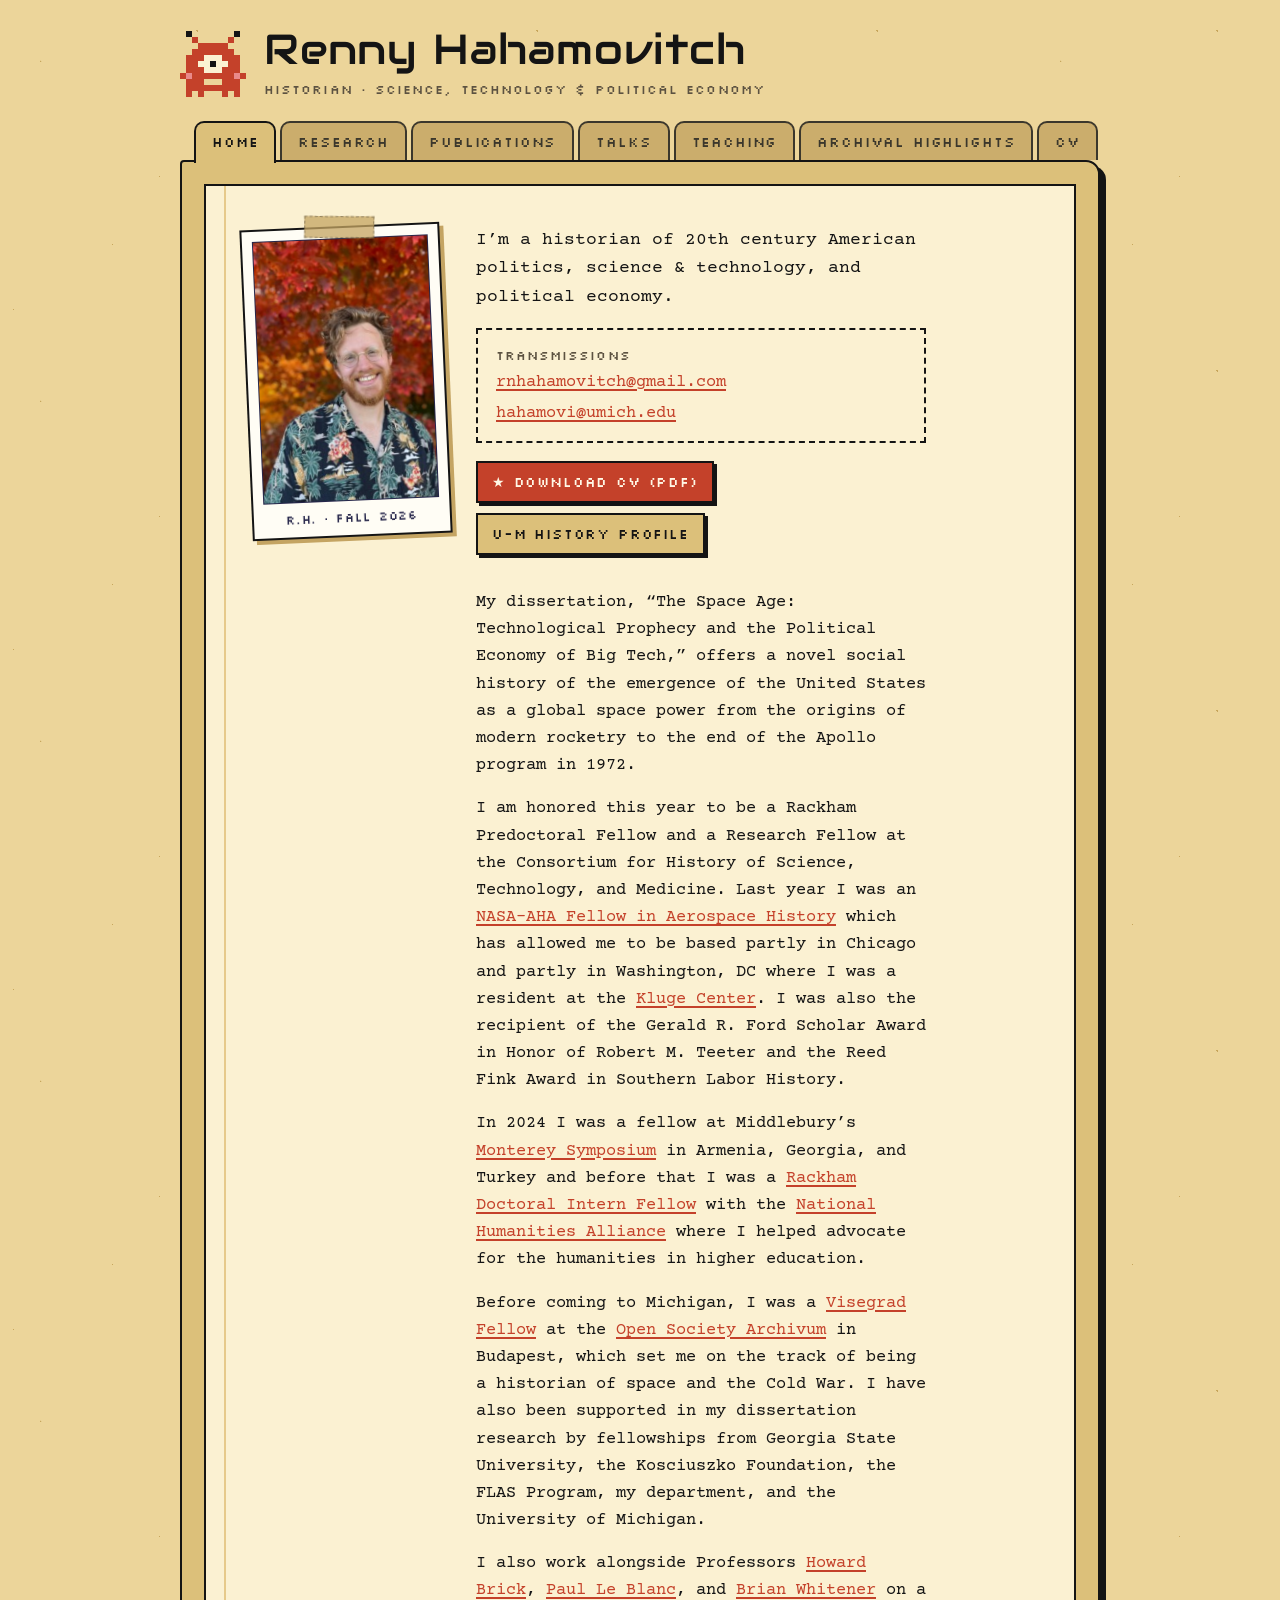
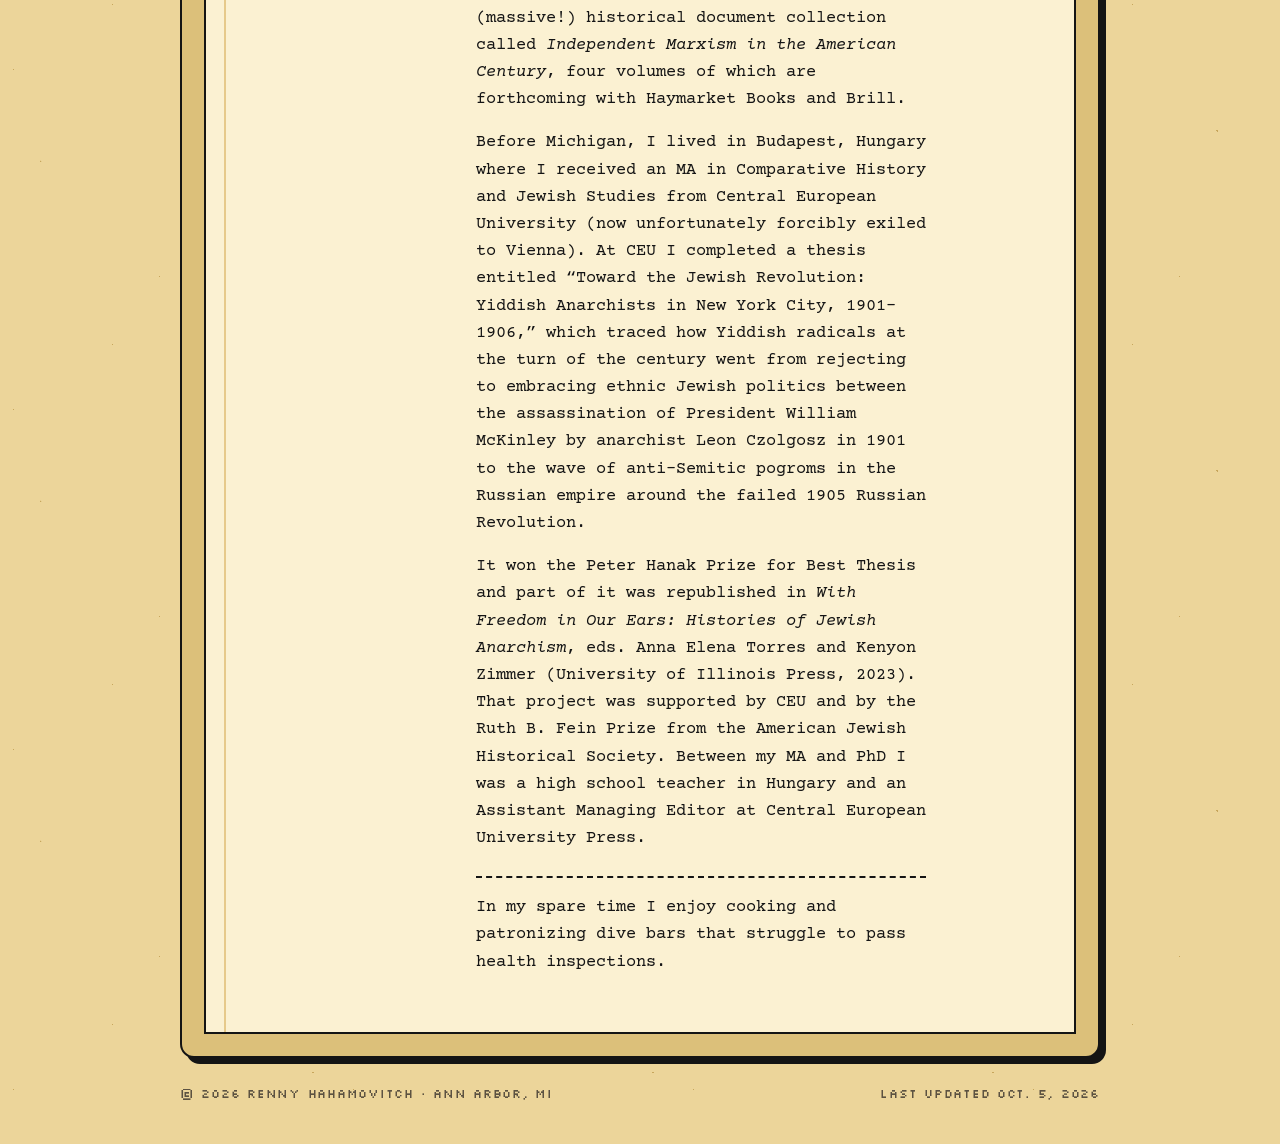
<file: index.html>
<!doctype html>
<html lang="en">
<head>
<meta charset="utf-8">
<meta name="viewport" content="width=device-width, initial-scale=1, viewport-fit=cover">
<title>Renny Hahamovitch</title>
<meta name="description" content="Renny Hahamovitch, historian of twentieth-century American politics, science and technology, and political economy. PhD candidate, University of Michigan.">
<link rel="canonical" href="https://hahamovhahamov.github.io/">
<meta property="og:type" content="profile">
<meta property="og:site_name" content="Renny Hahamovitch">
<meta property="og:title" content="Renny Hahamovitch">
<meta property="og:description" content="Renny Hahamovitch, historian of twentieth-century American politics, science and technology, and political economy. PhD candidate, University of Michigan.">
<meta property="og:url" content="https://hahamovhahamov.github.io/">
<meta property="og:image" content="https://hahamovhahamov.github.io/headshot.jpg">
<meta property="og:image:width" content="274">
<meta property="og:image:height" content="411">
<meta name="twitter:card" content="summary">
<link rel="icon" type="image/svg+xml" href="favicon.svg">
<link rel="preload" href="fonts/courier-prime-400.woff2" as="font" type="font/woff2" crossorigin>
<link rel="preload" href="fonts/silkscreen-400.woff2" as="font" type="font/woff2" crossorigin>
<link rel="stylesheet" href="style.css">
<script type="application/ld+json">{"@context": "https://schema.org", "@type": "Person", "name": "Renny Hahamovitch", "alternateName": "Reynolds Hahamovitch", "jobTitle": "PhD Candidate in History and Science & Technology Studies", "affiliation": {"@type": "CollegeOrUniversity", "name": "University of Michigan"}, "alumniOf": [{"@type": "CollegeOrUniversity", "name": "University of Michigan"}, {"@type": "CollegeOrUniversity", "name": "Central European University"}, {"@type": "CollegeOrUniversity", "name": "College of William & Mary"}], "knowsLanguage": ["English", "Yiddish", "Russian"], "url": "https://hahamovhahamov.github.io/", "image": "https://hahamovhahamov.github.io/headshot.jpg", "sameAs": ["https://lsa.umich.edu/history/people/graduate-students/hahamovi.html"]}</script>
</head>
<body>
<a class="skip" href="#main">Skip to content</a>
<div class="wrap">
  <header class="masthead">
    <svg class="alien" viewBox="0 0 11 11" aria-hidden="true"><rect x="1" y="0" width="1" height="1" fill="#141414"/><rect x="9" y="0" width="1" height="1" fill="#141414"/><rect x="2" y="1" width="1" height="1" fill="#c4412a"/><rect x="8" y="1" width="1" height="1" fill="#c4412a"/><rect x="3" y="2" width="1" height="1" fill="#c4412a"/><rect x="4" y="2" width="1" height="1" fill="#c4412a"/><rect x="5" y="2" width="1" height="1" fill="#c4412a"/><rect x="6" y="2" width="1" height="1" fill="#c4412a"/><rect x="7" y="2" width="1" height="1" fill="#c4412a"/><rect x="2" y="3" width="1" height="1" fill="#c4412a"/><rect x="3" y="3" width="1" height="1" fill="#c4412a"/><rect x="4" y="3" width="1" height="1" fill="#c4412a"/><rect x="5" y="3" width="1" height="1" fill="#c4412a"/><rect x="6" y="3" width="1" height="1" fill="#c4412a"/><rect x="7" y="3" width="1" height="1" fill="#c4412a"/><rect x="8" y="3" width="1" height="1" fill="#c4412a"/><rect x="1" y="4" width="1" height="1" fill="#c4412a"/><rect x="2" y="4" width="1" height="1" fill="#c4412a"/><rect x="3" y="4" width="1" height="1" fill="#c4412a"/><rect x="4" y="4" width="1" height="1" fill="#fbf1d2"/><rect x="5" y="4" width="1" height="1" fill="#fbf1d2"/><rect x="6" y="4" width="1" height="1" fill="#fbf1d2"/><rect x="7" y="4" width="1" height="1" fill="#c4412a"/><rect x="8" y="4" width="1" height="1" fill="#c4412a"/><rect x="9" y="4" width="1" height="1" fill="#c4412a"/><rect x="1" y="5" width="1" height="1" fill="#c4412a"/><rect x="2" y="5" width="1" height="1" fill="#c4412a"/><rect x="3" y="5" width="1" height="1" fill="#fbf1d2"/><rect x="4" y="5" width="1" height="1" fill="#fbf1d2"/><rect x="5" y="5" width="1" height="1" fill="#141414"/><rect x="6" y="5" width="1" height="1" fill="#fbf1d2"/><rect x="7" y="5" width="1" height="1" fill="#fbf1d2"/><rect x="8" y="5" width="1" height="1" fill="#c4412a"/><rect x="9" y="5" width="1" height="1" fill="#c4412a"/><rect x="1" y="6" width="1" height="1" fill="#c4412a"/><rect x="2" y="6" width="1" height="1" fill="#c4412a"/><rect x="3" y="6" width="1" height="1" fill="#c4412a"/><rect x="4" y="6" width="1" height="1" fill="#fbf1d2"/><rect x="5" y="6" width="1" height="1" fill="#fbf1d2"/><rect x="6" y="6" width="1" height="1" fill="#fbf1d2"/><rect x="7" y="6" width="1" height="1" fill="#c4412a"/><rect x="8" y="6" width="1" height="1" fill="#c4412a"/><rect x="9" y="6" width="1" height="1" fill="#c4412a"/><rect x="0" y="7" width="1" height="1" fill="#c4412a"/><rect x="1" y="7" width="1" height="1" fill="#e98a8a"/><rect x="2" y="7" width="1" height="1" fill="#c4412a"/><rect x="3" y="7" width="1" height="1" fill="#c4412a"/><rect x="4" y="7" width="1" height="1" fill="#c4412a"/><rect x="5" y="7" width="1" height="1" fill="#c4412a"/><rect x="6" y="7" width="1" height="1" fill="#c4412a"/><rect x="7" y="7" width="1" height="1" fill="#c4412a"/><rect x="8" y="7" width="1" height="1" fill="#c4412a"/><rect x="9" y="7" width="1" height="1" fill="#e98a8a"/><rect x="10" y="7" width="1" height="1" fill="#c4412a"/><rect x="1" y="8" width="1" height="1" fill="#c4412a"/><rect x="2" y="8" width="1" height="1" fill="#c4412a"/><rect x="3" y="8" width="1" height="1" fill="#c4412a"/><rect x="7" y="8" width="1" height="1" fill="#c4412a"/><rect x="8" y="8" width="1" height="1" fill="#c4412a"/><rect x="9" y="8" width="1" height="1" fill="#c4412a"/><rect x="1" y="9" width="1" height="1" fill="#c4412a"/><rect x="2" y="9" width="1" height="1" fill="#c4412a"/><rect x="3" y="9" width="1" height="1" fill="#c4412a"/><rect x="4" y="9" width="1" height="1" fill="#c4412a"/><rect x="5" y="9" width="1" height="1" fill="#c4412a"/><rect x="6" y="9" width="1" height="1" fill="#c4412a"/><rect x="7" y="9" width="1" height="1" fill="#c4412a"/><rect x="8" y="9" width="1" height="1" fill="#c4412a"/><rect x="9" y="9" width="1" height="1" fill="#c4412a"/><g class="fa"><rect x="1" y="10" width="1" height="1" fill="#c4412a"/><rect x="3" y="10" width="1" height="1" fill="#c4412a"/><rect x="7" y="10" width="1" height="1" fill="#c4412a"/><rect x="9" y="10" width="1" height="1" fill="#c4412a"/></g><g class="fb"><rect x="0" y="10" width="1" height="1" fill="#c4412a"/><rect x="3" y="10" width="1" height="1" fill="#c4412a"/><rect x="7" y="10" width="1" height="1" fill="#c4412a"/><rect x="10" y="10" width="1" height="1" fill="#c4412a"/></g></svg>
    <div class="titles">
      <h1>Renny Hahamovitch</h1>
      <div class="sub">Historian &middot; Science, Technology &amp; Political Economy</div>
    </div>
  </header>
  <nav aria-label="Site">
    <ul class="tabs">
      <li><a href="index.html" aria-current="page">Home</a></li>
      <li><a href="research.html">Research</a></li>
      <li><a href="publications.html">Publications</a></li>
      <li><a href="talks.html">Talks</a></li>
      <li><a href="teaching.html">Teaching</a></li>
      <li><a href="archive.html">Archival Highlights</a></li>
      <li><a href="cv.html">CV</a></li>
    </ul>
  </nav>
  <main class="folder" id="main">
    <div class="sheet">
<div class="intro">
  <figure class="polaroid">
    <span class="tape" aria-hidden="true"></span>
    <img src="headshot.jpg" alt="Portrait of Renny Hahamovitch in front of red autumn leaves" width="274" height="411">
    <figcaption>R.H. &middot; Fall 2026</figcaption>
  </figure>
  <div>
    <p class="lede">I&rsquo;m a historian of 20th century American politics, science &amp; technology, and political economy.</p>
    <div class="contact">
      <span class="k">Transmissions</span>
      <a href="mailto:rnhahamovitch@gmail.com">rnhahamovitch@gmail.com</a>
      <a href="mailto:hahamovi@umich.edu">hahamovi@umich.edu</a>
    </div>
    <div class="buttons">
      <a class="btn primary" href="Hahamovitch-CV.pdf">&#9733; Download CV (PDF)</a>
      <a class="btn" href="https://lsa.umich.edu/history/people/graduate-students/hahamovi.html">U-M History profile</a>
    </div>
    <div class="bio">
      <p>My dissertation, &ldquo;The Space Age: Technological Prophecy and the Political Economy of Big Tech,&rdquo; offers a novel social history of the emergence of the United States as a global space power from the origins of modern rocketry to the end of the Apollo program in 1972.</p>
      <p>I am honored this year to be a Rackham Predoctoral Fellow and a Research Fellow at the Consortium for History of Science, Technology, and Medicine. Last year I was an <a href="https://www.historians.org/award-grant/fellowships-in-aerospace-history/">NASA&ndash;AHA Fellow in Aerospace History</a> which has allowed me to be based partly in Chicago and partly in Washington, DC where I was a resident at the <a href="https://www.loc.gov/programs/john-w-kluge-center/about-this-program/">Kluge Center</a>. I was also the recipient of the Gerald R. Ford Scholar Award in Honor of Robert M. Teeter and the Reed Fink Award in Southern Labor History.</p>
      <p>In 2024 I was a fellow at Middlebury&rsquo;s <a href="https://www.middlebury.edu/institute/academics/centers-initiatives/monterey-initiative-russian-studies/mssr-2024">Monterey Symposium</a> in Armenia, Georgia, and Turkey and before that I was a <a href="https://rackham.umich.edu/professional-development/rackham-doctoral-intern-fellowship-program/">Rackham Doctoral Intern Fellow</a> with the <a href="https://nhalliance.org/">National Humanities Alliance</a> where I helped advocate for the humanities in higher education.</p>
      <p>Before coming to Michigan, I was a <a href="https://archivum.org/academics/visegrad-scholarship-at-osa">Visegrad Fellow</a> at the <a href="https://www.archivum.org/">Open Society Archivum</a> in Budapest, which set me on the track of being a historian of space and the Cold War. I have also been supported in my dissertation research by fellowships from Georgia State University, the Kosciuszko Foundation, the FLAS Program, my department, and the University of Michigan.</p>
      <p>I also work alongside Professors <a href="https://lsa.umich.edu/history/people/emeritus/hbrick.html">Howard Brick</a>, <a href="https://www.laroche.edu/Templates/DirectoryDetailFaculty.aspx?id=3600">Paul Le Blanc</a>, and <a href="https://arts-sciences.buffalo.edu/romance-languages-literatures/faculty/departmental-faculty/whitener-brian.html">Brian Whitener</a> on a (massive!) historical document collection called <em>Independent Marxism in the American Century</em>, four volumes of which are forthcoming with Haymarket Books and Brill.</p>
      <p>Before Michigan, I lived in Budapest, Hungary where I received an MA in Comparative History and Jewish Studies from Central European University (now unfortunately forcibly exiled to Vienna). At CEU I completed a thesis entitled &ldquo;Toward the Jewish Revolution: Yiddish Anarchists in New York City, 1901-1906,&rdquo; which traced how Yiddish radicals at the turn of the century went from rejecting to embracing ethnic Jewish politics between the assassination of President William McKinley by anarchist Leon Czolgosz in 1901 to the wave of anti-Semitic pogroms in the Russian empire around the failed 1905 Russian Revolution.</p>
      <p>It won the Peter Hanak Prize for Best Thesis and part of it was republished in <em>With Freedom in Our Ears: Histories of Jewish Anarchism</em>, eds. Anna Elena Torres and Kenyon Zimmer (University of Illinois Press, 2023). That project was supported by CEU and by the Ruth B. Fein Prize from the American Jewish Historical Society. Between my MA and PhD I was a high school teacher in Hungary and an Assistant Managing Editor at Central European University Press.</p>
      <p class="ps">In my spare time I enjoy cooking and patronizing dive bars that struggle to pass health inspections.</p>
    </div>
  </div>
</div>
    </div>
  </main>
  <footer>
    <span>&copy; 2026 Renny Hahamovitch &middot; Ann Arbor, MI</span>
    <span>Last updated Oct. 5, 2026</span>
  </footer>
</div>
</body>
</html>
</file>
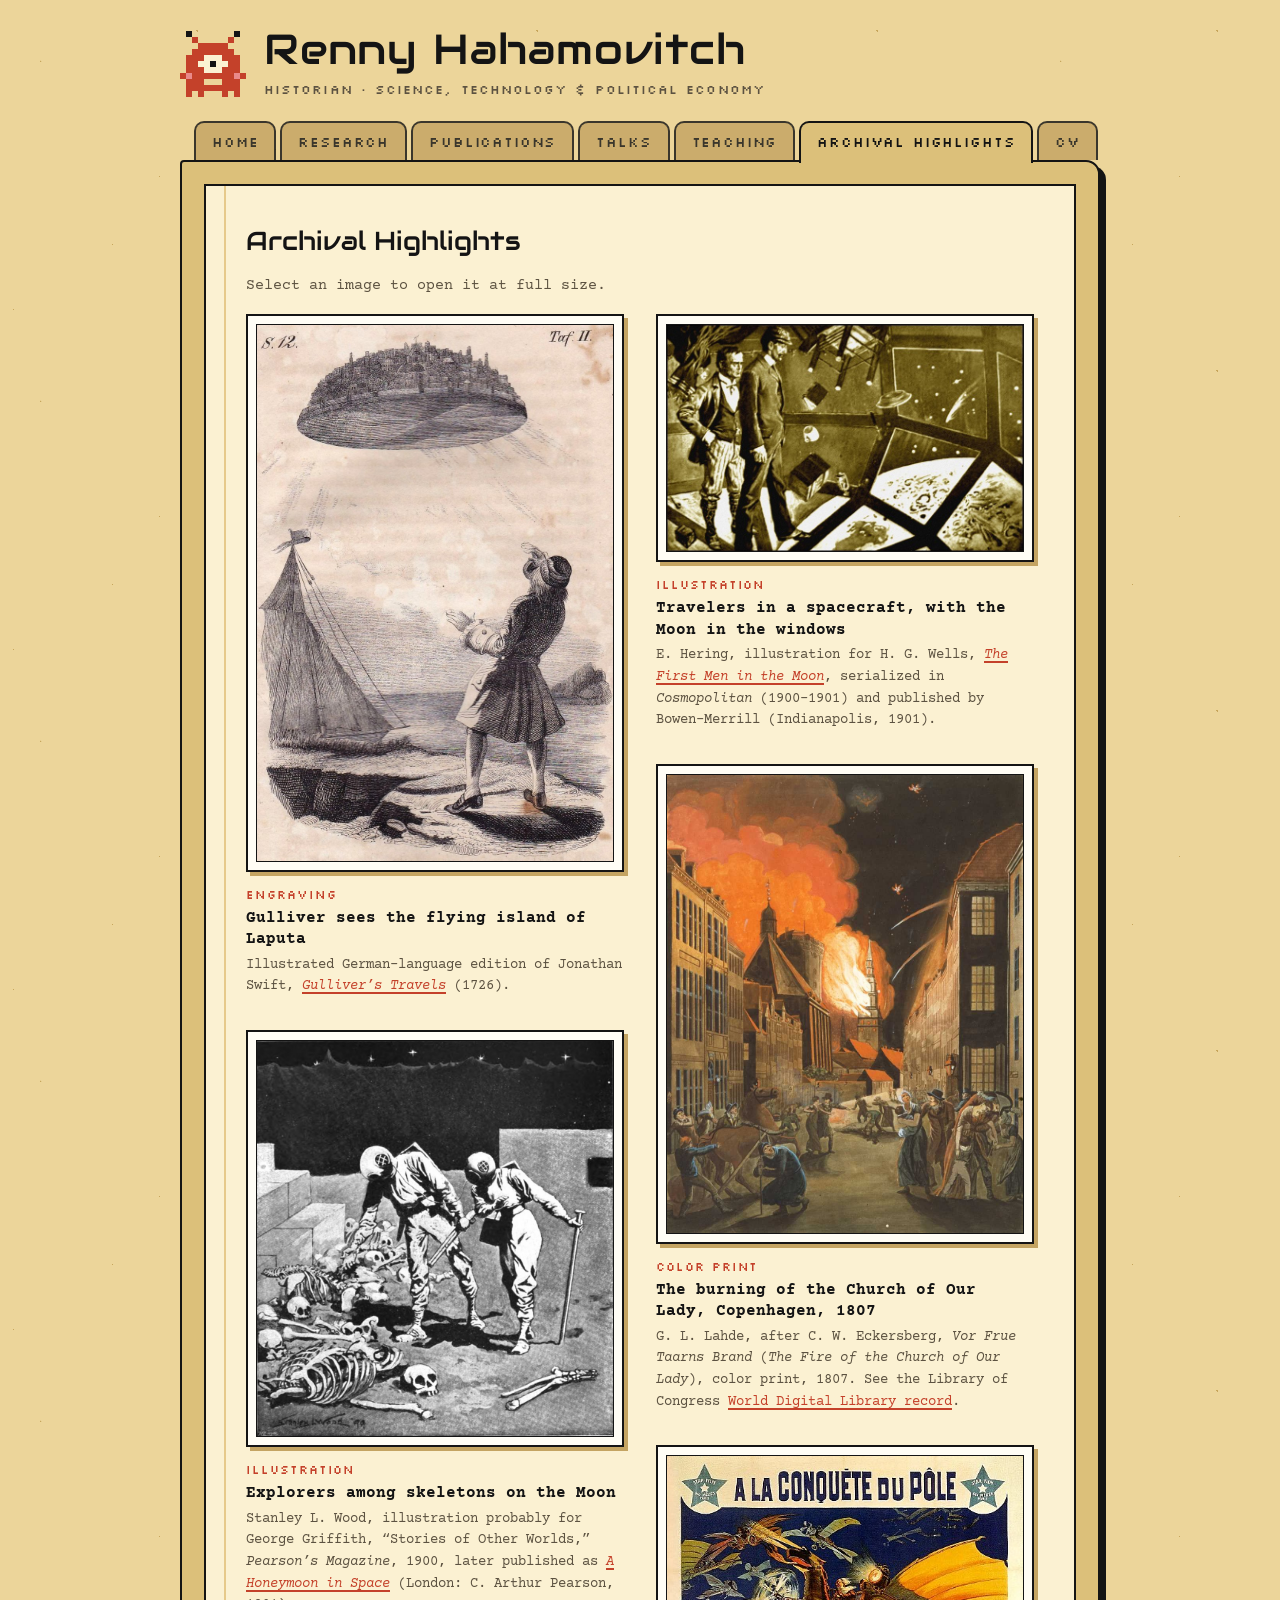
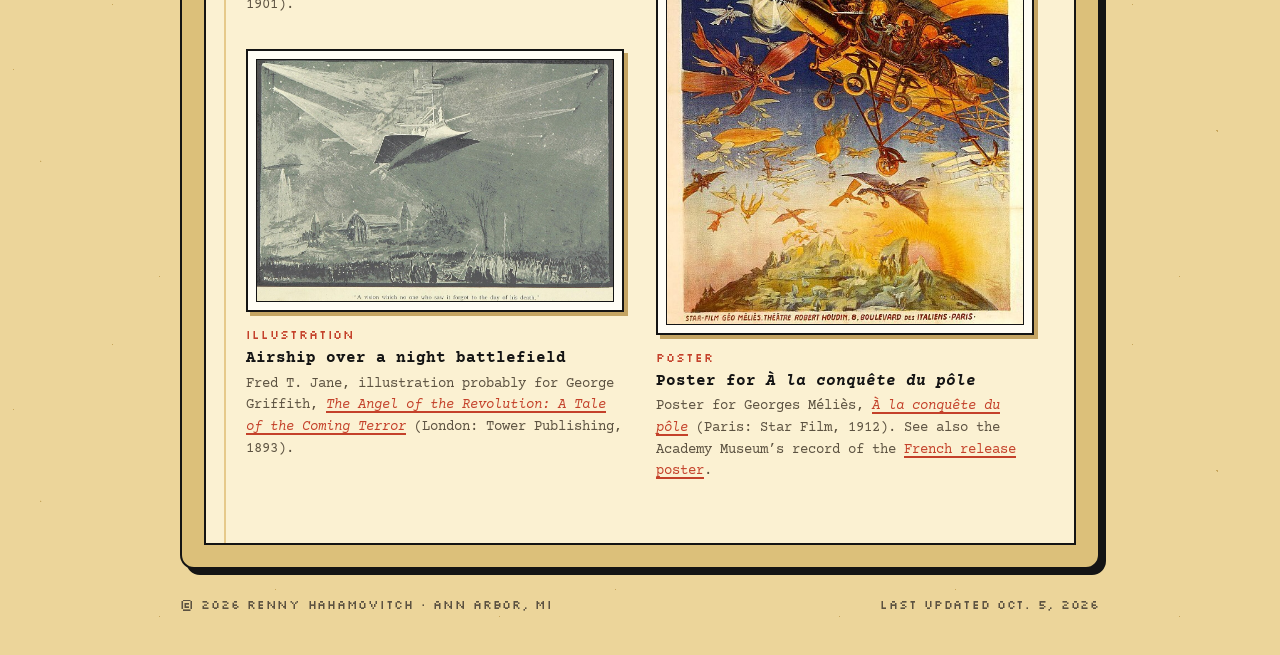
<file: archive.html>
<!doctype html>
<html lang="en">
<head>
<meta charset="utf-8">
<meta name="viewport" content="width=device-width, initial-scale=1, viewport-fit=cover">
<title>Archival Highlights | Renny Hahamovitch</title>
<meta name="description" content="Renny Hahamovitch, historian of twentieth-century American politics, science and technology, and political economy. PhD candidate, University of Michigan.">
<link rel="canonical" href="https://hahamovhahamov.github.io/archive.html">
<meta property="og:type" content="website">
<meta property="og:site_name" content="Renny Hahamovitch">
<meta property="og:title" content="Archival Highlights | Renny Hahamovitch">
<meta property="og:description" content="Renny Hahamovitch, historian of twentieth-century American politics, science and technology, and political economy. PhD candidate, University of Michigan.">
<meta property="og:url" content="https://hahamovhahamov.github.io/archive.html">
<meta property="og:image" content="https://hahamovhahamov.github.io/headshot.jpg">
<meta property="og:image:width" content="274">
<meta property="og:image:height" content="411">
<meta name="twitter:card" content="summary">
<link rel="icon" type="image/svg+xml" href="favicon.svg">
<link rel="preload" href="fonts/courier-prime-400.woff2" as="font" type="font/woff2" crossorigin>
<link rel="preload" href="fonts/silkscreen-400.woff2" as="font" type="font/woff2" crossorigin>
<link rel="stylesheet" href="style.css">
</head>
<body>
<a class="skip" href="#main">Skip to content</a>
<div class="wrap">
  <header class="masthead">
    <svg class="alien" viewBox="0 0 11 11" aria-hidden="true"><rect x="1" y="0" width="1" height="1" fill="#141414"/><rect x="9" y="0" width="1" height="1" fill="#141414"/><rect x="2" y="1" width="1" height="1" fill="#c4412a"/><rect x="8" y="1" width="1" height="1" fill="#c4412a"/><rect x="3" y="2" width="1" height="1" fill="#c4412a"/><rect x="4" y="2" width="1" height="1" fill="#c4412a"/><rect x="5" y="2" width="1" height="1" fill="#c4412a"/><rect x="6" y="2" width="1" height="1" fill="#c4412a"/><rect x="7" y="2" width="1" height="1" fill="#c4412a"/><rect x="2" y="3" width="1" height="1" fill="#c4412a"/><rect x="3" y="3" width="1" height="1" fill="#c4412a"/><rect x="4" y="3" width="1" height="1" fill="#c4412a"/><rect x="5" y="3" width="1" height="1" fill="#c4412a"/><rect x="6" y="3" width="1" height="1" fill="#c4412a"/><rect x="7" y="3" width="1" height="1" fill="#c4412a"/><rect x="8" y="3" width="1" height="1" fill="#c4412a"/><rect x="1" y="4" width="1" height="1" fill="#c4412a"/><rect x="2" y="4" width="1" height="1" fill="#c4412a"/><rect x="3" y="4" width="1" height="1" fill="#c4412a"/><rect x="4" y="4" width="1" height="1" fill="#fbf1d2"/><rect x="5" y="4" width="1" height="1" fill="#fbf1d2"/><rect x="6" y="4" width="1" height="1" fill="#fbf1d2"/><rect x="7" y="4" width="1" height="1" fill="#c4412a"/><rect x="8" y="4" width="1" height="1" fill="#c4412a"/><rect x="9" y="4" width="1" height="1" fill="#c4412a"/><rect x="1" y="5" width="1" height="1" fill="#c4412a"/><rect x="2" y="5" width="1" height="1" fill="#c4412a"/><rect x="3" y="5" width="1" height="1" fill="#fbf1d2"/><rect x="4" y="5" width="1" height="1" fill="#fbf1d2"/><rect x="5" y="5" width="1" height="1" fill="#141414"/><rect x="6" y="5" width="1" height="1" fill="#fbf1d2"/><rect x="7" y="5" width="1" height="1" fill="#fbf1d2"/><rect x="8" y="5" width="1" height="1" fill="#c4412a"/><rect x="9" y="5" width="1" height="1" fill="#c4412a"/><rect x="1" y="6" width="1" height="1" fill="#c4412a"/><rect x="2" y="6" width="1" height="1" fill="#c4412a"/><rect x="3" y="6" width="1" height="1" fill="#c4412a"/><rect x="4" y="6" width="1" height="1" fill="#fbf1d2"/><rect x="5" y="6" width="1" height="1" fill="#fbf1d2"/><rect x="6" y="6" width="1" height="1" fill="#fbf1d2"/><rect x="7" y="6" width="1" height="1" fill="#c4412a"/><rect x="8" y="6" width="1" height="1" fill="#c4412a"/><rect x="9" y="6" width="1" height="1" fill="#c4412a"/><rect x="0" y="7" width="1" height="1" fill="#c4412a"/><rect x="1" y="7" width="1" height="1" fill="#e98a8a"/><rect x="2" y="7" width="1" height="1" fill="#c4412a"/><rect x="3" y="7" width="1" height="1" fill="#c4412a"/><rect x="4" y="7" width="1" height="1" fill="#c4412a"/><rect x="5" y="7" width="1" height="1" fill="#c4412a"/><rect x="6" y="7" width="1" height="1" fill="#c4412a"/><rect x="7" y="7" width="1" height="1" fill="#c4412a"/><rect x="8" y="7" width="1" height="1" fill="#c4412a"/><rect x="9" y="7" width="1" height="1" fill="#e98a8a"/><rect x="10" y="7" width="1" height="1" fill="#c4412a"/><rect x="1" y="8" width="1" height="1" fill="#c4412a"/><rect x="2" y="8" width="1" height="1" fill="#c4412a"/><rect x="3" y="8" width="1" height="1" fill="#c4412a"/><rect x="7" y="8" width="1" height="1" fill="#c4412a"/><rect x="8" y="8" width="1" height="1" fill="#c4412a"/><rect x="9" y="8" width="1" height="1" fill="#c4412a"/><rect x="1" y="9" width="1" height="1" fill="#c4412a"/><rect x="2" y="9" width="1" height="1" fill="#c4412a"/><rect x="3" y="9" width="1" height="1" fill="#c4412a"/><rect x="4" y="9" width="1" height="1" fill="#c4412a"/><rect x="5" y="9" width="1" height="1" fill="#c4412a"/><rect x="6" y="9" width="1" height="1" fill="#c4412a"/><rect x="7" y="9" width="1" height="1" fill="#c4412a"/><rect x="8" y="9" width="1" height="1" fill="#c4412a"/><rect x="9" y="9" width="1" height="1" fill="#c4412a"/><g class="fa"><rect x="1" y="10" width="1" height="1" fill="#c4412a"/><rect x="3" y="10" width="1" height="1" fill="#c4412a"/><rect x="7" y="10" width="1" height="1" fill="#c4412a"/><rect x="9" y="10" width="1" height="1" fill="#c4412a"/></g><g class="fb"><rect x="0" y="10" width="1" height="1" fill="#c4412a"/><rect x="3" y="10" width="1" height="1" fill="#c4412a"/><rect x="7" y="10" width="1" height="1" fill="#c4412a"/><rect x="10" y="10" width="1" height="1" fill="#c4412a"/></g></svg>
    <div class="titles">
      <h1>Renny Hahamovitch</h1>
      <div class="sub">Historian &middot; Science, Technology &amp; Political Economy</div>
    </div>
  </header>
  <nav aria-label="Site">
    <ul class="tabs">
      <li><a href="index.html">Home</a></li>
      <li><a href="research.html">Research</a></li>
      <li><a href="publications.html">Publications</a></li>
      <li><a href="talks.html">Talks</a></li>
      <li><a href="teaching.html">Teaching</a></li>
      <li><a href="archive.html" aria-current="page">Archival Highlights</a></li>
      <li><a href="cv.html">CV</a></li>
    </ul>
  </nav>
  <main class="folder" id="main">
    <div class="sheet">
<h2>Archival Highlights</h2>
<p class="note">Select an image to open it at full size.</p>
<div class="gallery">
<figure class="print">
  <a class="mount" href="images/laputa-engraving.jpg"><img src="images/laputa-engraving.jpg" alt="Engraving of a man in eighteenth-century dress standing on a shore and looking up at a flying island city, with a sailboat beside him" width="930" height="1400" loading="lazy"></a>
  <figcaption>
    <span class="kind">Engraving</span>
    <strong class="ptitle">Gulliver sees the flying island of Laputa</strong>
    <span class="credit">Illustrated German-language edition of Jonathan Swift, <a href="https://www.gutenberg.org/ebooks/829"><em>Gulliver&rsquo;s Travels</em></a> (1726).</span>
  </figcaption>
</figure>
<figure class="print">
  <a class="mount" href="images/wood-moon-skeletons.jpg"><img src="images/wood-moon-skeletons.jpg" alt="Two figures in diving-style suits and helmets stand among ruined walls and scattered human skeletons on the Moon under a starry sky" width="960" height="1066" loading="lazy"></a>
  <figcaption>
    <span class="kind">Illustration</span>
    <strong class="ptitle">Explorers among skeletons on the Moon</strong>
    <span class="credit">Stanley L. Wood, illustration probably for George Griffith, &ldquo;Stories of Other Worlds,&rdquo; <em>Pearson&rsquo;s Magazine</em>, 1900, later published as <a href="https://www.gutenberg.org/ebooks/19476"><em>A Honeymoon in Space</em></a> (London: C. Arthur Pearson, 1901).</span>
  </figcaption>
</figure>
<figure class="print">
  <a class="mount" href="images/jane-airship.jpg"><img src="images/jane-airship.jpg" alt="Night scene of a winged airship with searchlights beaming across the sky above a crowd of soldiers, signed Fred T. Jane" width="1280" height="869" loading="lazy"></a>
  <figcaption>
    <span class="kind">Illustration</span>
    <strong class="ptitle">Airship over a night battlefield</strong>
    <span class="credit">Fred T. Jane, illustration probably for George Griffith, <a href="https://www.gutenberg.org/ebooks/31324"><em>The Angel of the Revolution: A Tale of the Coming Terror</em></a> (London: Tower Publishing, 1893).</span>
  </figcaption>
</figure>
<figure class="print">
  <a class="mount" href="images/spacecraft-interior.jpg"><img src="images/spacecraft-interior.jpg" alt="Sepia illustration of two men inside a spacecraft, with a cup and boxes floating in the air and the Moon, stars and a comet visible through large windows" width="750" height="477" loading="lazy"></a>
  <figcaption>
    <span class="kind">Illustration</span>
    <strong class="ptitle">Travelers in a spacecraft, with the Moon in the windows</strong>
    <span class="credit">E. Hering, illustration for H. G. Wells, <a href="https://en.wikipedia.org/wiki/The_First_Men_in_the_Moon"><em>The First Men in the Moon</em></a>, serialized in <em>Cosmopolitan</em> (1900&ndash;1901) and published by Bowen-Merrill (Indianapolis, 1901).</span>
  </figcaption>
</figure>
<figure class="print">
  <a class="mount" href="images/copenhagen-1807.jpg"><img src="images/copenhagen-1807.jpg" alt="Hand-colored print of a Copenhagen street at night with a church tower in flames, streaks of light crossing the sky, and residents fleeing in the foreground" width="900" height="1158" loading="lazy"></a>
  <figcaption>
    <span class="kind">Color print</span>
    <strong class="ptitle">The burning of the Church of Our Lady, Copenhagen, 1807</strong>
    <span class="credit">G. L. Lahde, after C. W. Eckersberg, <em>Vor Frue Taarns Brand</em> (<em>The Fire of the Church of Our Lady</em>), color print, 1807. See the Library of Congress <a href="https://www.loc.gov/resource/gdcwdl.wdl_11251/">World Digital Library record</a>.</span>
  </figcaption>
</figure>
<figure class="print">
  <a class="mount" href="images/melies-conquete-du-pole.jpg"><img src="images/melies-conquete-du-pole.jpg" alt="Color poster showing a fleet of fantastical winged flying machines over polar mountains, with the title at the top" width="500" height="657" loading="lazy"></a>
  <figcaption>
    <span class="kind">Poster</span>
    <strong class="ptitle">Poster for <em>&Agrave; la conqu&ecirc;te du p&ocirc;le</em></strong>
    <span class="credit">Poster for Georges M&eacute;li&egrave;s, <a href="https://en.wikipedia.org/wiki/The_Conquest_of_the_Pole"><em>&Agrave; la conqu&ecirc;te du p&ocirc;le</em></a> (Paris: Star Film, 1912). See also the Academy Museum&rsquo;s record of the <a href="https://www.academymuseum.org/en/collection/poster-for-melies-a-la-conquete-du-pole">French release poster</a>.</span>
  </figcaption>
</figure>
</div>
    </div>
  </main>
  <footer>
    <span>&copy; 2026 Renny Hahamovitch &middot; Ann Arbor, MI</span>
    <span>Last updated Oct. 5, 2026</span>
  </footer>
</div>
</body>
</html>
</file>
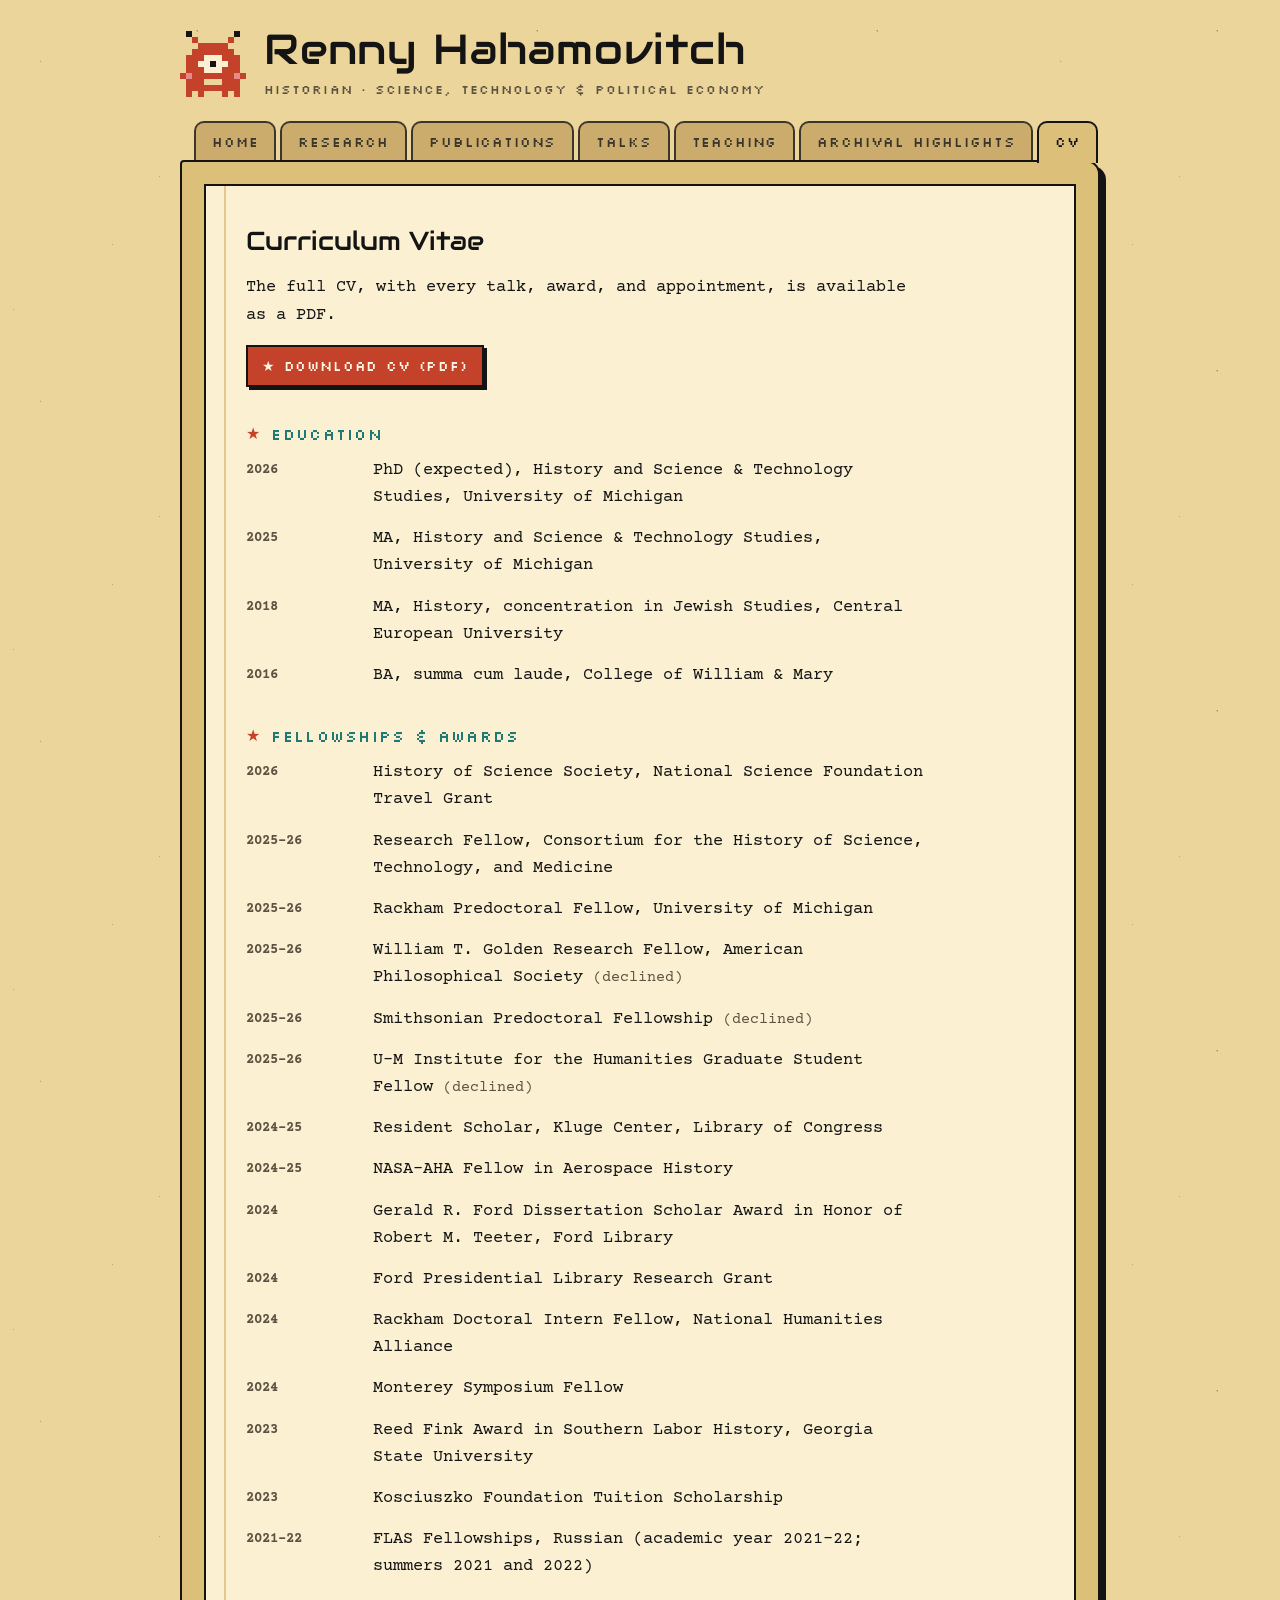
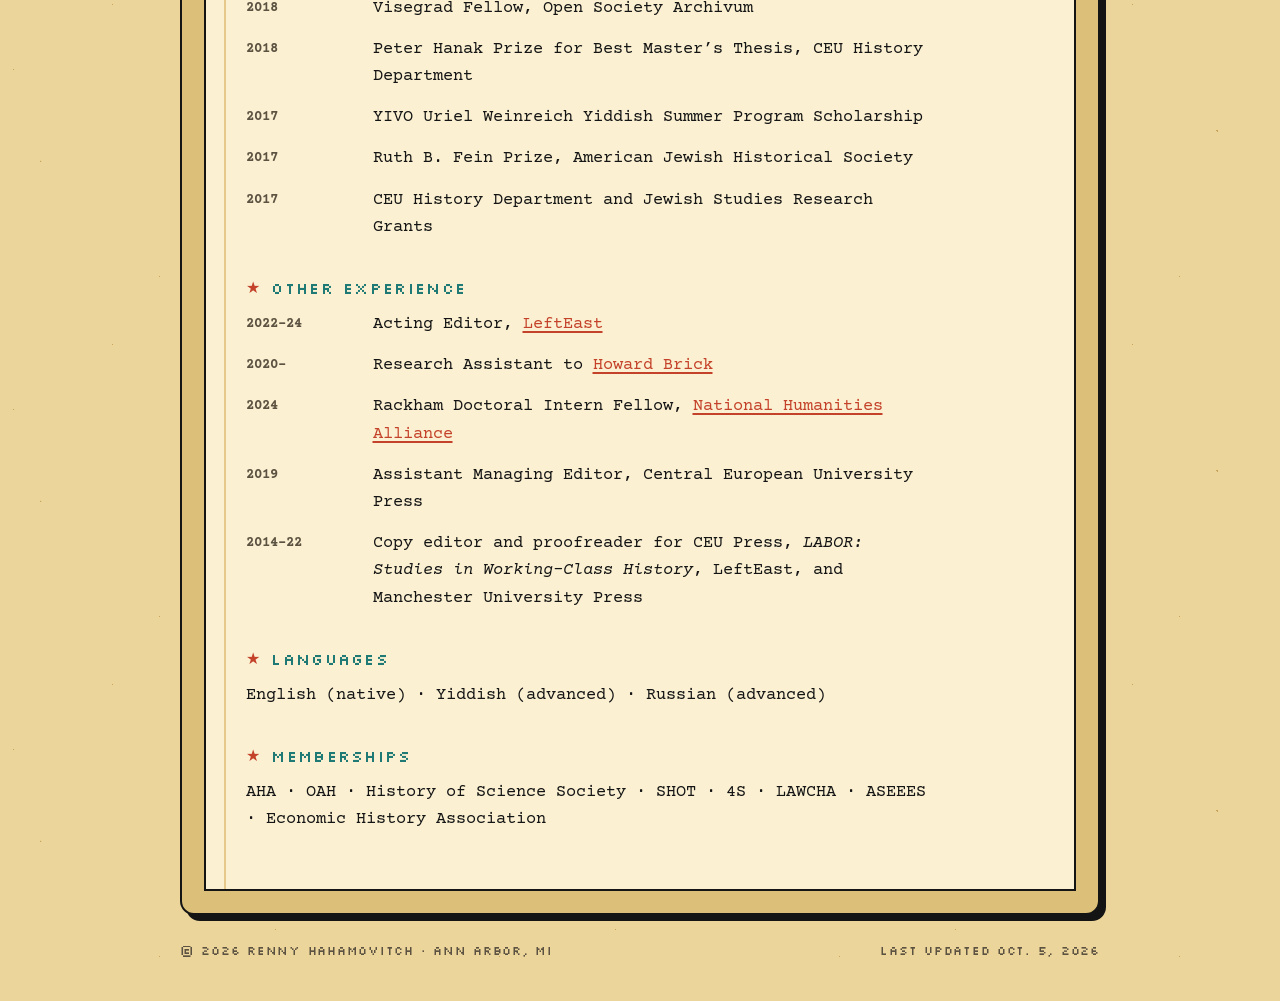
<file: cv.html>
<!doctype html>
<html lang="en">
<head>
<meta charset="utf-8">
<meta name="viewport" content="width=device-width, initial-scale=1, viewport-fit=cover">
<title>CV | Renny Hahamovitch</title>
<meta name="description" content="Renny Hahamovitch, historian of twentieth-century American politics, science and technology, and political economy. PhD candidate, University of Michigan.">
<link rel="canonical" href="https://hahamovhahamov.github.io/cv.html">
<meta property="og:type" content="website">
<meta property="og:site_name" content="Renny Hahamovitch">
<meta property="og:title" content="CV | Renny Hahamovitch">
<meta property="og:description" content="Renny Hahamovitch, historian of twentieth-century American politics, science and technology, and political economy. PhD candidate, University of Michigan.">
<meta property="og:url" content="https://hahamovhahamov.github.io/cv.html">
<meta property="og:image" content="https://hahamovhahamov.github.io/headshot.jpg">
<meta property="og:image:width" content="274">
<meta property="og:image:height" content="411">
<meta name="twitter:card" content="summary">
<link rel="icon" type="image/svg+xml" href="favicon.svg">
<link rel="preload" href="fonts/courier-prime-400.woff2" as="font" type="font/woff2" crossorigin>
<link rel="preload" href="fonts/silkscreen-400.woff2" as="font" type="font/woff2" crossorigin>
<link rel="stylesheet" href="style.css">
</head>
<body>
<a class="skip" href="#main">Skip to content</a>
<div class="wrap">
  <header class="masthead">
    <svg class="alien" viewBox="0 0 11 11" aria-hidden="true"><rect x="1" y="0" width="1" height="1" fill="#141414"/><rect x="9" y="0" width="1" height="1" fill="#141414"/><rect x="2" y="1" width="1" height="1" fill="#c4412a"/><rect x="8" y="1" width="1" height="1" fill="#c4412a"/><rect x="3" y="2" width="1" height="1" fill="#c4412a"/><rect x="4" y="2" width="1" height="1" fill="#c4412a"/><rect x="5" y="2" width="1" height="1" fill="#c4412a"/><rect x="6" y="2" width="1" height="1" fill="#c4412a"/><rect x="7" y="2" width="1" height="1" fill="#c4412a"/><rect x="2" y="3" width="1" height="1" fill="#c4412a"/><rect x="3" y="3" width="1" height="1" fill="#c4412a"/><rect x="4" y="3" width="1" height="1" fill="#c4412a"/><rect x="5" y="3" width="1" height="1" fill="#c4412a"/><rect x="6" y="3" width="1" height="1" fill="#c4412a"/><rect x="7" y="3" width="1" height="1" fill="#c4412a"/><rect x="8" y="3" width="1" height="1" fill="#c4412a"/><rect x="1" y="4" width="1" height="1" fill="#c4412a"/><rect x="2" y="4" width="1" height="1" fill="#c4412a"/><rect x="3" y="4" width="1" height="1" fill="#c4412a"/><rect x="4" y="4" width="1" height="1" fill="#fbf1d2"/><rect x="5" y="4" width="1" height="1" fill="#fbf1d2"/><rect x="6" y="4" width="1" height="1" fill="#fbf1d2"/><rect x="7" y="4" width="1" height="1" fill="#c4412a"/><rect x="8" y="4" width="1" height="1" fill="#c4412a"/><rect x="9" y="4" width="1" height="1" fill="#c4412a"/><rect x="1" y="5" width="1" height="1" fill="#c4412a"/><rect x="2" y="5" width="1" height="1" fill="#c4412a"/><rect x="3" y="5" width="1" height="1" fill="#fbf1d2"/><rect x="4" y="5" width="1" height="1" fill="#fbf1d2"/><rect x="5" y="5" width="1" height="1" fill="#141414"/><rect x="6" y="5" width="1" height="1" fill="#fbf1d2"/><rect x="7" y="5" width="1" height="1" fill="#fbf1d2"/><rect x="8" y="5" width="1" height="1" fill="#c4412a"/><rect x="9" y="5" width="1" height="1" fill="#c4412a"/><rect x="1" y="6" width="1" height="1" fill="#c4412a"/><rect x="2" y="6" width="1" height="1" fill="#c4412a"/><rect x="3" y="6" width="1" height="1" fill="#c4412a"/><rect x="4" y="6" width="1" height="1" fill="#fbf1d2"/><rect x="5" y="6" width="1" height="1" fill="#fbf1d2"/><rect x="6" y="6" width="1" height="1" fill="#fbf1d2"/><rect x="7" y="6" width="1" height="1" fill="#c4412a"/><rect x="8" y="6" width="1" height="1" fill="#c4412a"/><rect x="9" y="6" width="1" height="1" fill="#c4412a"/><rect x="0" y="7" width="1" height="1" fill="#c4412a"/><rect x="1" y="7" width="1" height="1" fill="#e98a8a"/><rect x="2" y="7" width="1" height="1" fill="#c4412a"/><rect x="3" y="7" width="1" height="1" fill="#c4412a"/><rect x="4" y="7" width="1" height="1" fill="#c4412a"/><rect x="5" y="7" width="1" height="1" fill="#c4412a"/><rect x="6" y="7" width="1" height="1" fill="#c4412a"/><rect x="7" y="7" width="1" height="1" fill="#c4412a"/><rect x="8" y="7" width="1" height="1" fill="#c4412a"/><rect x="9" y="7" width="1" height="1" fill="#e98a8a"/><rect x="10" y="7" width="1" height="1" fill="#c4412a"/><rect x="1" y="8" width="1" height="1" fill="#c4412a"/><rect x="2" y="8" width="1" height="1" fill="#c4412a"/><rect x="3" y="8" width="1" height="1" fill="#c4412a"/><rect x="7" y="8" width="1" height="1" fill="#c4412a"/><rect x="8" y="8" width="1" height="1" fill="#c4412a"/><rect x="9" y="8" width="1" height="1" fill="#c4412a"/><rect x="1" y="9" width="1" height="1" fill="#c4412a"/><rect x="2" y="9" width="1" height="1" fill="#c4412a"/><rect x="3" y="9" width="1" height="1" fill="#c4412a"/><rect x="4" y="9" width="1" height="1" fill="#c4412a"/><rect x="5" y="9" width="1" height="1" fill="#c4412a"/><rect x="6" y="9" width="1" height="1" fill="#c4412a"/><rect x="7" y="9" width="1" height="1" fill="#c4412a"/><rect x="8" y="9" width="1" height="1" fill="#c4412a"/><rect x="9" y="9" width="1" height="1" fill="#c4412a"/><g class="fa"><rect x="1" y="10" width="1" height="1" fill="#c4412a"/><rect x="3" y="10" width="1" height="1" fill="#c4412a"/><rect x="7" y="10" width="1" height="1" fill="#c4412a"/><rect x="9" y="10" width="1" height="1" fill="#c4412a"/></g><g class="fb"><rect x="0" y="10" width="1" height="1" fill="#c4412a"/><rect x="3" y="10" width="1" height="1" fill="#c4412a"/><rect x="7" y="10" width="1" height="1" fill="#c4412a"/><rect x="10" y="10" width="1" height="1" fill="#c4412a"/></g></svg>
    <div class="titles">
      <h1>Renny Hahamovitch</h1>
      <div class="sub">Historian &middot; Science, Technology &amp; Political Economy</div>
    </div>
  </header>
  <nav aria-label="Site">
    <ul class="tabs">
      <li><a href="index.html">Home</a></li>
      <li><a href="research.html">Research</a></li>
      <li><a href="publications.html">Publications</a></li>
      <li><a href="talks.html">Talks</a></li>
      <li><a href="teaching.html">Teaching</a></li>
      <li><a href="archive.html">Archival Highlights</a></li>
      <li><a href="cv.html" aria-current="page">CV</a></li>
    </ul>
  </nav>
  <main class="folder" id="main">
    <div class="sheet">
<h2>Curriculum Vitae</h2>
<p>The full CV, with every talk, award, and appointment, is available as a PDF.</p>
<div class="buttons" style="margin-top:0;margin-bottom:8px">
  <a class="btn primary" href="Hahamovitch-CV.pdf">&#9733; Download CV (PDF)</a>
</div>

<h3>Education</h3>
<ul class="entries">
  <li><span class="when">2026</span><span>PhD (expected), History and Science &amp; Technology Studies, University of Michigan</span></li>
  <li><span class="when">2025</span><span>MA, History and Science &amp; Technology Studies, University of Michigan</span></li>
  <li><span class="when">2018</span><span>MA, History, concentration in Jewish Studies, Central European University</span></li>
  <li><span class="when">2016</span><span>BA, summa cum laude, College of William &amp; Mary</span></li>
</ul>

<h3>Fellowships &amp; awards</h3>
<ul class="entries">
  <li><span class="when">2026</span><span>History of Science Society, National Science Foundation Travel Grant</span></li>
  <li><span class="when">2025&ndash;26</span><span>Research Fellow, Consortium for the History of Science, Technology, and Medicine</span></li>
  <li><span class="when">2025&ndash;26</span><span>Rackham Predoctoral Fellow, University of Michigan</span></li>
  <li><span class="when">2025&ndash;26</span><span>William T. Golden Research Fellow, American Philosophical Society <span class="note">(declined)</span></span></li>
  <li><span class="when">2025&ndash;26</span><span>Smithsonian Predoctoral Fellowship <span class="note">(declined)</span></span></li>
  <li><span class="when">2025&ndash;26</span><span>U-M Institute for the Humanities Graduate Student Fellow <span class="note">(declined)</span></span></li>
  <li><span class="when">2024&ndash;25</span><span>Resident Scholar, Kluge Center, Library of Congress</span></li>
  <li><span class="when">2024&ndash;25</span><span>NASA&ndash;AHA Fellow in Aerospace History</span></li>
  <li><span class="when">2024</span><span>Gerald R. Ford Dissertation Scholar Award in Honor of Robert M. Teeter, Ford Library</span></li>
  <li><span class="when">2024</span><span>Ford Presidential Library Research Grant</span></li>
  <li><span class="when">2024</span><span>Rackham Doctoral Intern Fellow, National Humanities Alliance</span></li>
  <li><span class="when">2024</span><span>Monterey Symposium Fellow</span></li>
  <li><span class="when">2023</span><span>Reed Fink Award in Southern Labor History, Georgia State University</span></li>
  <li><span class="when">2023</span><span>Kosciuszko Foundation Tuition Scholarship</span></li>
  <li><span class="when">2021&ndash;22</span><span>FLAS Fellowships, Russian (academic year 2021&ndash;22; summers 2021 and 2022)</span></li>
  <li><span class="when">2018</span><span>Visegrad Fellow, Open Society Archivum</span></li>
  <li><span class="when">2018</span><span>Peter Hanak Prize for Best Master&rsquo;s Thesis, CEU History Department</span></li>
  <li><span class="when">2017</span><span>YIVO Uriel Weinreich Yiddish Summer Program Scholarship</span></li>
  <li><span class="when">2017</span><span>Ruth B. Fein Prize, American Jewish Historical Society</span></li>
  <li><span class="when">2017</span><span>CEU History Department and Jewish Studies Research Grants</span></li>
</ul>

<h3>Other experience</h3>
<ul class="entries">
  <li><span class="when">2022&ndash;24</span><span>Acting Editor, <a href="https://lefteast.org/">LeftEast</a></span></li>
  <li><span class="when">2020&ndash;</span><span>Research Assistant to <a href="https://lsa.umich.edu/history/people/emeritus/hbrick.html">Howard Brick</a></span></li>
  <li><span class="when">2024</span><span>Rackham Doctoral Intern Fellow, <a href="https://nhalliance.org/">National Humanities Alliance</a></span></li>
  <li><span class="when">2019</span><span>Assistant Managing Editor, Central European University Press</span></li>
  <li><span class="when">2014&ndash;22</span><span>Copy editor and proofreader for CEU Press, <em>LABOR: Studies in Working-Class History</em>, LeftEast, and Manchester University Press</span></li>
</ul>

<h3>Languages</h3>
<p>English (native) &middot; Yiddish (advanced) &middot; Russian (advanced)</p>

<h3>Memberships</h3>
<p>AHA &middot; OAH &middot; History of Science Society &middot; SHOT &middot; 4S &middot; LAWCHA &middot; ASEEES &middot; Economic History Association</p>
    </div>
  </main>
  <footer>
    <span>&copy; 2026 Renny Hahamovitch &middot; Ann Arbor, MI</span>
    <span>Last updated Oct. 5, 2026</span>
  </footer>
</div>
</body>
</html>
</file>
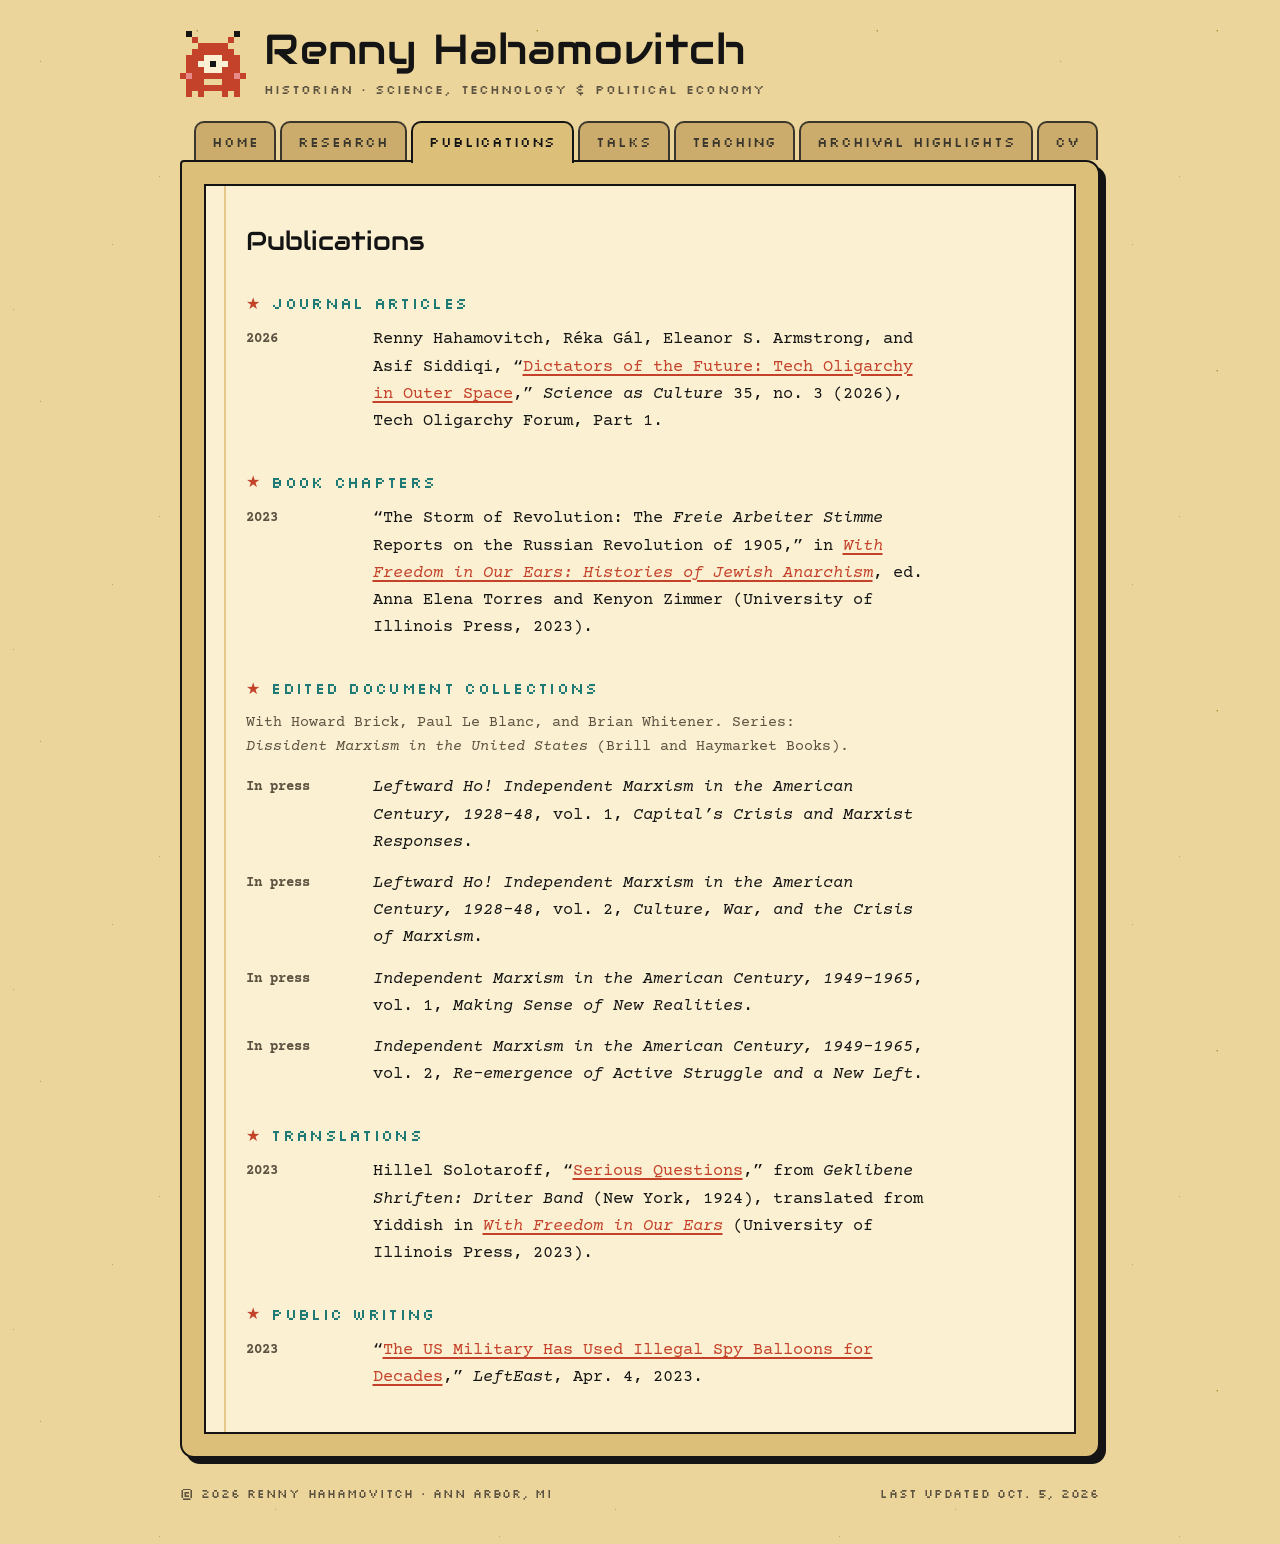
<file: publications.html>
<!doctype html>
<html lang="en">
<head>
<meta charset="utf-8">
<meta name="viewport" content="width=device-width, initial-scale=1, viewport-fit=cover">
<title>Publications | Renny Hahamovitch</title>
<meta name="description" content="Renny Hahamovitch, historian of twentieth-century American politics, science and technology, and political economy. PhD candidate, University of Michigan.">
<link rel="canonical" href="https://hahamovhahamov.github.io/publications.html">
<meta property="og:type" content="website">
<meta property="og:site_name" content="Renny Hahamovitch">
<meta property="og:title" content="Publications | Renny Hahamovitch">
<meta property="og:description" content="Renny Hahamovitch, historian of twentieth-century American politics, science and technology, and political economy. PhD candidate, University of Michigan.">
<meta property="og:url" content="https://hahamovhahamov.github.io/publications.html">
<meta property="og:image" content="https://hahamovhahamov.github.io/headshot.jpg">
<meta property="og:image:width" content="274">
<meta property="og:image:height" content="411">
<meta name="twitter:card" content="summary">
<link rel="icon" type="image/svg+xml" href="favicon.svg">
<link rel="preload" href="fonts/courier-prime-400.woff2" as="font" type="font/woff2" crossorigin>
<link rel="preload" href="fonts/silkscreen-400.woff2" as="font" type="font/woff2" crossorigin>
<link rel="stylesheet" href="style.css">
</head>
<body>
<a class="skip" href="#main">Skip to content</a>
<div class="wrap">
  <header class="masthead">
    <svg class="alien" viewBox="0 0 11 11" aria-hidden="true"><rect x="1" y="0" width="1" height="1" fill="#141414"/><rect x="9" y="0" width="1" height="1" fill="#141414"/><rect x="2" y="1" width="1" height="1" fill="#c4412a"/><rect x="8" y="1" width="1" height="1" fill="#c4412a"/><rect x="3" y="2" width="1" height="1" fill="#c4412a"/><rect x="4" y="2" width="1" height="1" fill="#c4412a"/><rect x="5" y="2" width="1" height="1" fill="#c4412a"/><rect x="6" y="2" width="1" height="1" fill="#c4412a"/><rect x="7" y="2" width="1" height="1" fill="#c4412a"/><rect x="2" y="3" width="1" height="1" fill="#c4412a"/><rect x="3" y="3" width="1" height="1" fill="#c4412a"/><rect x="4" y="3" width="1" height="1" fill="#c4412a"/><rect x="5" y="3" width="1" height="1" fill="#c4412a"/><rect x="6" y="3" width="1" height="1" fill="#c4412a"/><rect x="7" y="3" width="1" height="1" fill="#c4412a"/><rect x="8" y="3" width="1" height="1" fill="#c4412a"/><rect x="1" y="4" width="1" height="1" fill="#c4412a"/><rect x="2" y="4" width="1" height="1" fill="#c4412a"/><rect x="3" y="4" width="1" height="1" fill="#c4412a"/><rect x="4" y="4" width="1" height="1" fill="#fbf1d2"/><rect x="5" y="4" width="1" height="1" fill="#fbf1d2"/><rect x="6" y="4" width="1" height="1" fill="#fbf1d2"/><rect x="7" y="4" width="1" height="1" fill="#c4412a"/><rect x="8" y="4" width="1" height="1" fill="#c4412a"/><rect x="9" y="4" width="1" height="1" fill="#c4412a"/><rect x="1" y="5" width="1" height="1" fill="#c4412a"/><rect x="2" y="5" width="1" height="1" fill="#c4412a"/><rect x="3" y="5" width="1" height="1" fill="#fbf1d2"/><rect x="4" y="5" width="1" height="1" fill="#fbf1d2"/><rect x="5" y="5" width="1" height="1" fill="#141414"/><rect x="6" y="5" width="1" height="1" fill="#fbf1d2"/><rect x="7" y="5" width="1" height="1" fill="#fbf1d2"/><rect x="8" y="5" width="1" height="1" fill="#c4412a"/><rect x="9" y="5" width="1" height="1" fill="#c4412a"/><rect x="1" y="6" width="1" height="1" fill="#c4412a"/><rect x="2" y="6" width="1" height="1" fill="#c4412a"/><rect x="3" y="6" width="1" height="1" fill="#c4412a"/><rect x="4" y="6" width="1" height="1" fill="#fbf1d2"/><rect x="5" y="6" width="1" height="1" fill="#fbf1d2"/><rect x="6" y="6" width="1" height="1" fill="#fbf1d2"/><rect x="7" y="6" width="1" height="1" fill="#c4412a"/><rect x="8" y="6" width="1" height="1" fill="#c4412a"/><rect x="9" y="6" width="1" height="1" fill="#c4412a"/><rect x="0" y="7" width="1" height="1" fill="#c4412a"/><rect x="1" y="7" width="1" height="1" fill="#e98a8a"/><rect x="2" y="7" width="1" height="1" fill="#c4412a"/><rect x="3" y="7" width="1" height="1" fill="#c4412a"/><rect x="4" y="7" width="1" height="1" fill="#c4412a"/><rect x="5" y="7" width="1" height="1" fill="#c4412a"/><rect x="6" y="7" width="1" height="1" fill="#c4412a"/><rect x="7" y="7" width="1" height="1" fill="#c4412a"/><rect x="8" y="7" width="1" height="1" fill="#c4412a"/><rect x="9" y="7" width="1" height="1" fill="#e98a8a"/><rect x="10" y="7" width="1" height="1" fill="#c4412a"/><rect x="1" y="8" width="1" height="1" fill="#c4412a"/><rect x="2" y="8" width="1" height="1" fill="#c4412a"/><rect x="3" y="8" width="1" height="1" fill="#c4412a"/><rect x="7" y="8" width="1" height="1" fill="#c4412a"/><rect x="8" y="8" width="1" height="1" fill="#c4412a"/><rect x="9" y="8" width="1" height="1" fill="#c4412a"/><rect x="1" y="9" width="1" height="1" fill="#c4412a"/><rect x="2" y="9" width="1" height="1" fill="#c4412a"/><rect x="3" y="9" width="1" height="1" fill="#c4412a"/><rect x="4" y="9" width="1" height="1" fill="#c4412a"/><rect x="5" y="9" width="1" height="1" fill="#c4412a"/><rect x="6" y="9" width="1" height="1" fill="#c4412a"/><rect x="7" y="9" width="1" height="1" fill="#c4412a"/><rect x="8" y="9" width="1" height="1" fill="#c4412a"/><rect x="9" y="9" width="1" height="1" fill="#c4412a"/><g class="fa"><rect x="1" y="10" width="1" height="1" fill="#c4412a"/><rect x="3" y="10" width="1" height="1" fill="#c4412a"/><rect x="7" y="10" width="1" height="1" fill="#c4412a"/><rect x="9" y="10" width="1" height="1" fill="#c4412a"/></g><g class="fb"><rect x="0" y="10" width="1" height="1" fill="#c4412a"/><rect x="3" y="10" width="1" height="1" fill="#c4412a"/><rect x="7" y="10" width="1" height="1" fill="#c4412a"/><rect x="10" y="10" width="1" height="1" fill="#c4412a"/></g></svg>
    <div class="titles">
      <h1>Renny Hahamovitch</h1>
      <div class="sub">Historian &middot; Science, Technology &amp; Political Economy</div>
    </div>
  </header>
  <nav aria-label="Site">
    <ul class="tabs">
      <li><a href="index.html">Home</a></li>
      <li><a href="research.html">Research</a></li>
      <li><a href="publications.html" aria-current="page">Publications</a></li>
      <li><a href="talks.html">Talks</a></li>
      <li><a href="teaching.html">Teaching</a></li>
      <li><a href="archive.html">Archival Highlights</a></li>
      <li><a href="cv.html">CV</a></li>
    </ul>
  </nav>
  <main class="folder" id="main">
    <div class="sheet">
<h2>Publications</h2>

<h3>Journal articles</h3>
<ul class="entries">
  <li><span class="when">2026</span><span>Renny Hahamovitch, R&eacute;ka G&aacute;l, Eleanor S. Armstrong, and Asif Siddiqi, &ldquo;<a href="https://www.tandfonline.com/doi/full/10.1080/09505431.2026.2655707">Dictators of the Future: Tech Oligarchy in Outer Space</a>,&rdquo; <em>Science as Culture</em> 35, no. 3 (2026), Tech Oligarchy Forum, Part 1.</span></li>
</ul>

<h3>Book chapters</h3>
<ul class="entries">
  <li><span class="when">2023</span><span>&ldquo;The Storm of Revolution: The <em>Freie Arbeiter Stimme</em> Reports on the Russian Revolution of 1905,&rdquo; in <a href="https://academic.oup.com/illinois-scholarship-online/book/55620"><em>With Freedom in Our Ears: Histories of Jewish Anarchism</em></a>, ed. Anna Elena Torres and Kenyon Zimmer (University of Illinois Press, 2023).</span></li>
</ul>

<h3>Edited document collections</h3>
<p class="note">With Howard Brick, Paul Le Blanc, and Brian Whitener. Series: <em>Dissident Marxism in the United States</em> (Brill and Haymarket Books).</p>
<ul class="entries">
  <li><span class="when">In press</span><span><em>Leftward Ho! Independent Marxism in the American Century, 1928&ndash;48</em>, vol. 1, <em>Capital&rsquo;s Crisis and Marxist Responses</em>.</span></li>
  <li><span class="when">In press</span><span><em>Leftward Ho! Independent Marxism in the American Century, 1928&ndash;48</em>, vol. 2, <em>Culture, War, and the Crisis of Marxism</em>.</span></li>
  <li><span class="when">In press</span><span><em>Independent Marxism in the American Century, 1949&ndash;1965</em>, vol. 1, <em>Making Sense of New Realities</em>.</span></li>
  <li><span class="when">In press</span><span><em>Independent Marxism in the American Century, 1949&ndash;1965</em>, vol. 2, <em>Re-emergence of Active Struggle and a New Left</em>.</span></li>
</ul>

<h3>Translations</h3>
<ul class="entries">
  <li><span class="when">2023</span><span>Hillel Solotaroff, &ldquo;<a href="https://files.press.uillinois.edu/books/supplemental/p087141/DOC_4_Hillel_Solatorff,_Serious_Questions.pdf">Serious Questions</a>,&rdquo; from <em>Geklibene Shriften: Driter Band</em> (New York, 1924), translated from Yiddish in <a href="https://academic.oup.com/illinois-scholarship-online/book/55620"><em>With Freedom in Our Ears</em></a> (University of Illinois Press, 2023).</span></li>
</ul>

<h3>Public writing</h3>
<ul class="entries">
  <li><span class="when">2023</span><span>&ldquo;<a href="https://lefteast.org/us-military-used-illegal-spy-balloons/">The US Military Has Used Illegal Spy Balloons for Decades</a>,&rdquo; <em>LeftEast</em>, Apr. 4, 2023.</span></li>
</ul>
    </div>
  </main>
  <footer>
    <span>&copy; 2026 Renny Hahamovitch &middot; Ann Arbor, MI</span>
    <span>Last updated Oct. 5, 2026</span>
  </footer>
</div>
</body>
</html>
</file>
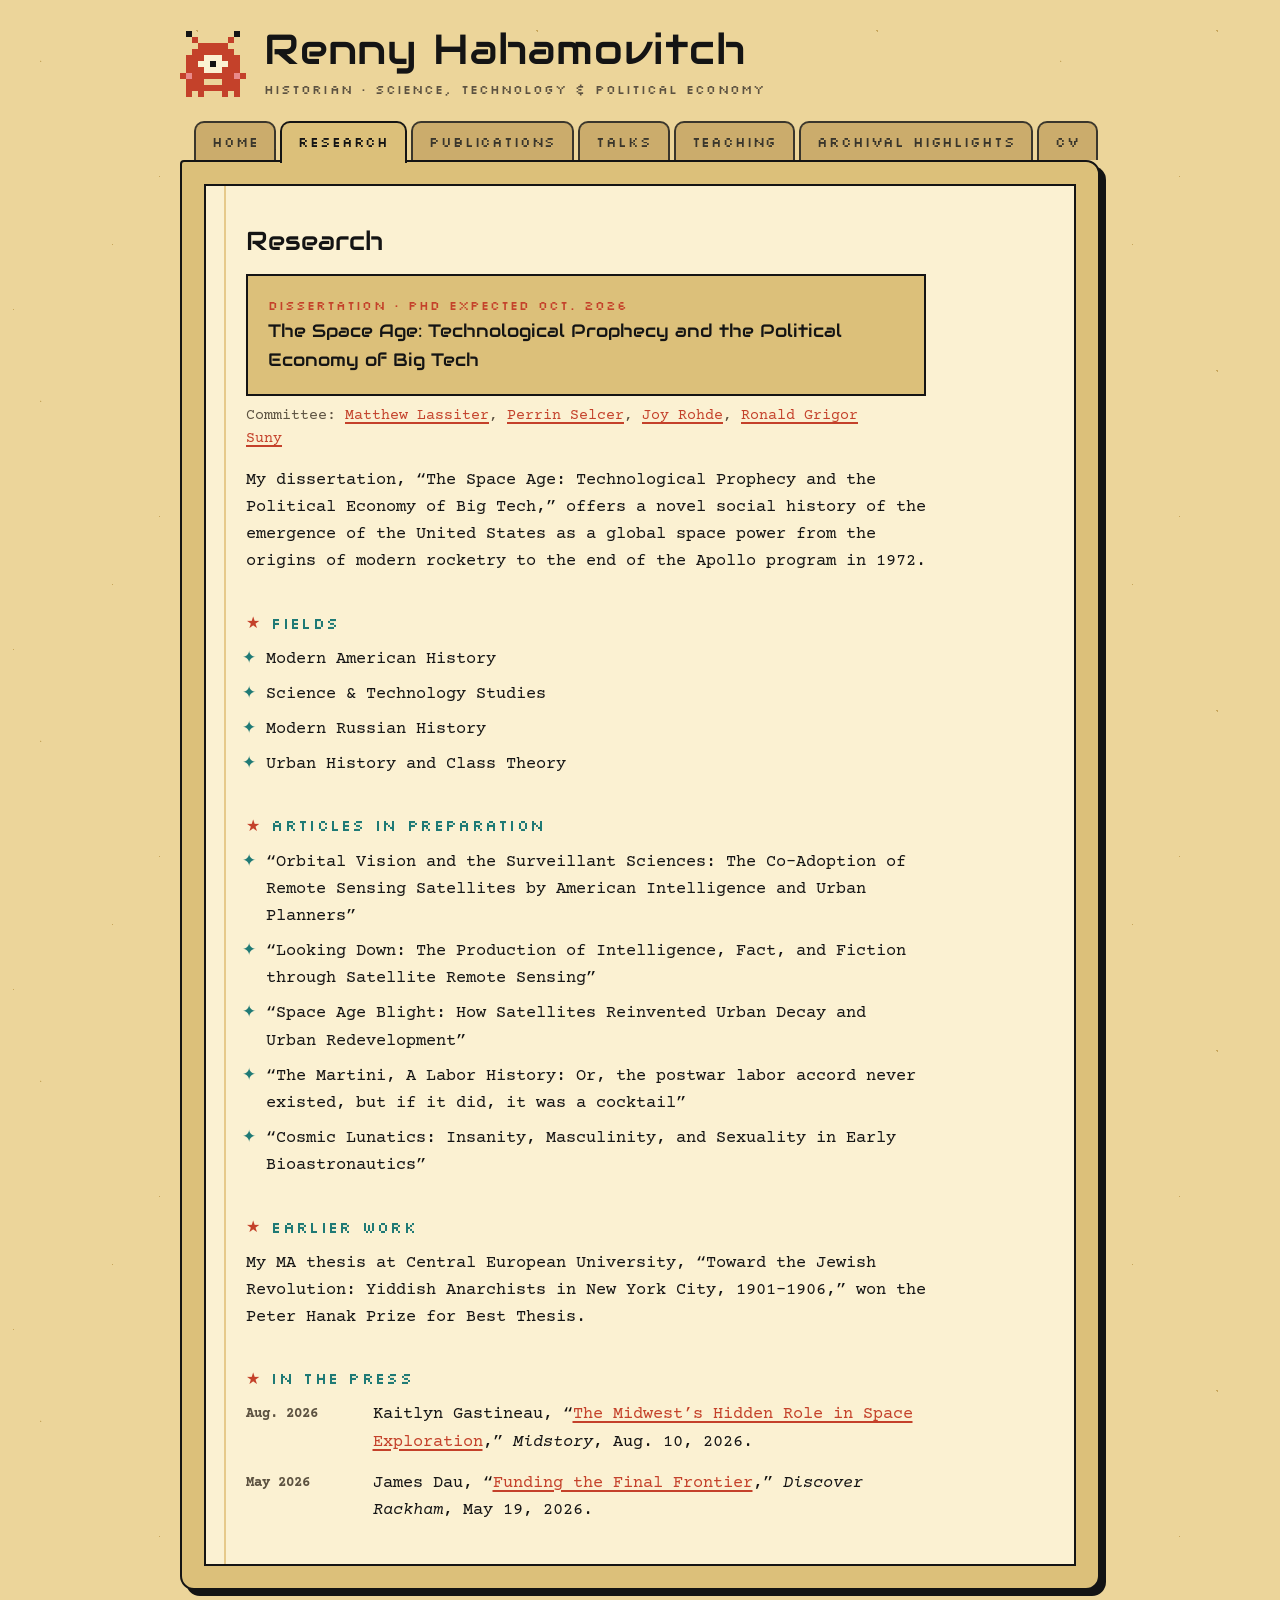
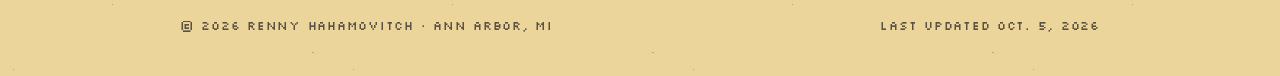
<file: research.html>
<!doctype html>
<html lang="en">
<head>
<meta charset="utf-8">
<meta name="viewport" content="width=device-width, initial-scale=1, viewport-fit=cover">
<title>Research | Renny Hahamovitch</title>
<meta name="description" content="Renny Hahamovitch, historian of twentieth-century American politics, science and technology, and political economy. PhD candidate, University of Michigan.">
<link rel="canonical" href="https://hahamovhahamov.github.io/research.html">
<meta property="og:type" content="website">
<meta property="og:site_name" content="Renny Hahamovitch">
<meta property="og:title" content="Research | Renny Hahamovitch">
<meta property="og:description" content="Renny Hahamovitch, historian of twentieth-century American politics, science and technology, and political economy. PhD candidate, University of Michigan.">
<meta property="og:url" content="https://hahamovhahamov.github.io/research.html">
<meta property="og:image" content="https://hahamovhahamov.github.io/headshot.jpg">
<meta property="og:image:width" content="274">
<meta property="og:image:height" content="411">
<meta name="twitter:card" content="summary">
<link rel="icon" type="image/svg+xml" href="favicon.svg">
<link rel="preload" href="fonts/courier-prime-400.woff2" as="font" type="font/woff2" crossorigin>
<link rel="preload" href="fonts/silkscreen-400.woff2" as="font" type="font/woff2" crossorigin>
<link rel="stylesheet" href="style.css">
</head>
<body>
<a class="skip" href="#main">Skip to content</a>
<div class="wrap">
  <header class="masthead">
    <svg class="alien" viewBox="0 0 11 11" aria-hidden="true"><rect x="1" y="0" width="1" height="1" fill="#141414"/><rect x="9" y="0" width="1" height="1" fill="#141414"/><rect x="2" y="1" width="1" height="1" fill="#c4412a"/><rect x="8" y="1" width="1" height="1" fill="#c4412a"/><rect x="3" y="2" width="1" height="1" fill="#c4412a"/><rect x="4" y="2" width="1" height="1" fill="#c4412a"/><rect x="5" y="2" width="1" height="1" fill="#c4412a"/><rect x="6" y="2" width="1" height="1" fill="#c4412a"/><rect x="7" y="2" width="1" height="1" fill="#c4412a"/><rect x="2" y="3" width="1" height="1" fill="#c4412a"/><rect x="3" y="3" width="1" height="1" fill="#c4412a"/><rect x="4" y="3" width="1" height="1" fill="#c4412a"/><rect x="5" y="3" width="1" height="1" fill="#c4412a"/><rect x="6" y="3" width="1" height="1" fill="#c4412a"/><rect x="7" y="3" width="1" height="1" fill="#c4412a"/><rect x="8" y="3" width="1" height="1" fill="#c4412a"/><rect x="1" y="4" width="1" height="1" fill="#c4412a"/><rect x="2" y="4" width="1" height="1" fill="#c4412a"/><rect x="3" y="4" width="1" height="1" fill="#c4412a"/><rect x="4" y="4" width="1" height="1" fill="#fbf1d2"/><rect x="5" y="4" width="1" height="1" fill="#fbf1d2"/><rect x="6" y="4" width="1" height="1" fill="#fbf1d2"/><rect x="7" y="4" width="1" height="1" fill="#c4412a"/><rect x="8" y="4" width="1" height="1" fill="#c4412a"/><rect x="9" y="4" width="1" height="1" fill="#c4412a"/><rect x="1" y="5" width="1" height="1" fill="#c4412a"/><rect x="2" y="5" width="1" height="1" fill="#c4412a"/><rect x="3" y="5" width="1" height="1" fill="#fbf1d2"/><rect x="4" y="5" width="1" height="1" fill="#fbf1d2"/><rect x="5" y="5" width="1" height="1" fill="#141414"/><rect x="6" y="5" width="1" height="1" fill="#fbf1d2"/><rect x="7" y="5" width="1" height="1" fill="#fbf1d2"/><rect x="8" y="5" width="1" height="1" fill="#c4412a"/><rect x="9" y="5" width="1" height="1" fill="#c4412a"/><rect x="1" y="6" width="1" height="1" fill="#c4412a"/><rect x="2" y="6" width="1" height="1" fill="#c4412a"/><rect x="3" y="6" width="1" height="1" fill="#c4412a"/><rect x="4" y="6" width="1" height="1" fill="#fbf1d2"/><rect x="5" y="6" width="1" height="1" fill="#fbf1d2"/><rect x="6" y="6" width="1" height="1" fill="#fbf1d2"/><rect x="7" y="6" width="1" height="1" fill="#c4412a"/><rect x="8" y="6" width="1" height="1" fill="#c4412a"/><rect x="9" y="6" width="1" height="1" fill="#c4412a"/><rect x="0" y="7" width="1" height="1" fill="#c4412a"/><rect x="1" y="7" width="1" height="1" fill="#e98a8a"/><rect x="2" y="7" width="1" height="1" fill="#c4412a"/><rect x="3" y="7" width="1" height="1" fill="#c4412a"/><rect x="4" y="7" width="1" height="1" fill="#c4412a"/><rect x="5" y="7" width="1" height="1" fill="#c4412a"/><rect x="6" y="7" width="1" height="1" fill="#c4412a"/><rect x="7" y="7" width="1" height="1" fill="#c4412a"/><rect x="8" y="7" width="1" height="1" fill="#c4412a"/><rect x="9" y="7" width="1" height="1" fill="#e98a8a"/><rect x="10" y="7" width="1" height="1" fill="#c4412a"/><rect x="1" y="8" width="1" height="1" fill="#c4412a"/><rect x="2" y="8" width="1" height="1" fill="#c4412a"/><rect x="3" y="8" width="1" height="1" fill="#c4412a"/><rect x="7" y="8" width="1" height="1" fill="#c4412a"/><rect x="8" y="8" width="1" height="1" fill="#c4412a"/><rect x="9" y="8" width="1" height="1" fill="#c4412a"/><rect x="1" y="9" width="1" height="1" fill="#c4412a"/><rect x="2" y="9" width="1" height="1" fill="#c4412a"/><rect x="3" y="9" width="1" height="1" fill="#c4412a"/><rect x="4" y="9" width="1" height="1" fill="#c4412a"/><rect x="5" y="9" width="1" height="1" fill="#c4412a"/><rect x="6" y="9" width="1" height="1" fill="#c4412a"/><rect x="7" y="9" width="1" height="1" fill="#c4412a"/><rect x="8" y="9" width="1" height="1" fill="#c4412a"/><rect x="9" y="9" width="1" height="1" fill="#c4412a"/><g class="fa"><rect x="1" y="10" width="1" height="1" fill="#c4412a"/><rect x="3" y="10" width="1" height="1" fill="#c4412a"/><rect x="7" y="10" width="1" height="1" fill="#c4412a"/><rect x="9" y="10" width="1" height="1" fill="#c4412a"/></g><g class="fb"><rect x="0" y="10" width="1" height="1" fill="#c4412a"/><rect x="3" y="10" width="1" height="1" fill="#c4412a"/><rect x="7" y="10" width="1" height="1" fill="#c4412a"/><rect x="10" y="10" width="1" height="1" fill="#c4412a"/></g></svg>
    <div class="titles">
      <h1>Renny Hahamovitch</h1>
      <div class="sub">Historian &middot; Science, Technology &amp; Political Economy</div>
    </div>
  </header>
  <nav aria-label="Site">
    <ul class="tabs">
      <li><a href="index.html">Home</a></li>
      <li><a href="research.html" aria-current="page">Research</a></li>
      <li><a href="publications.html">Publications</a></li>
      <li><a href="talks.html">Talks</a></li>
      <li><a href="teaching.html">Teaching</a></li>
      <li><a href="archive.html">Archival Highlights</a></li>
      <li><a href="cv.html">CV</a></li>
    </ul>
  </nav>
  <main class="folder" id="main">
    <div class="sheet">
<h2>Research</h2>
<div class="mission">
  <span class="k">Dissertation &middot; PhD expected Oct. 2026</span>
  <span class="title">The Space Age: Technological Prophecy and the Political Economy of Big Tech</span>
</div>
<p class="note">Committee: <a href="https://lsa.umich.edu/history/people/faculty/mlassite.html">Matthew Lassiter</a>, <a href="https://lsa.umich.edu/history/people/faculty/pselcer.html">Perrin Selcer</a>, <a href="https://fordschool.umich.edu/faculty/joy-rohde">Joy Rohde</a>, <a href="https://lsa.umich.edu/history/people/emeritus/rgsuny.html">Ronald Grigor Suny</a></p>
<p>My dissertation, &ldquo;The Space Age: Technological Prophecy and the Political Economy of Big Tech,&rdquo; offers a novel social history of the emergence of the United States as a global space power from the origins of modern rocketry to the end of the Apollo program in 1972.</p>

<h3>Fields</h3>
<ul class="bullets">
  <li>Modern American History</li>
  <li>Science &amp; Technology Studies</li>
  <li>Modern Russian History</li>
  <li>Urban History and Class Theory</li>
</ul>

<h3>Articles in preparation</h3>
<ul class="bullets">
  <li>&ldquo;Orbital Vision and the Surveillant Sciences: The Co-Adoption of Remote Sensing Satellites by American Intelligence and Urban Planners&rdquo;</li>
  <li>&ldquo;Looking Down: The Production of Intelligence, Fact, and Fiction through Satellite Remote Sensing&rdquo;</li>
  <li>&ldquo;Space Age Blight: How Satellites Reinvented Urban Decay and Urban Redevelopment&rdquo;</li>
  <li>&ldquo;The Martini, A Labor History: Or, the postwar labor accord never existed, but if it did, it was a cocktail&rdquo;</li>
  <li>&ldquo;Cosmic Lunatics: Insanity, Masculinity, and Sexuality in Early Bioastronautics&rdquo;</li>
</ul>

<h3>Earlier work</h3>
<p>My MA thesis at Central European University, &ldquo;Toward the Jewish Revolution: Yiddish Anarchists in New York City, 1901&ndash;1906,&rdquo; won the Peter Hanak Prize for Best Thesis.</p>

<h3>In the press</h3>
<ul class="entries">
  <li><span class="when">Aug. 2026</span><span>Kaitlyn Gastineau, &ldquo;<a href="https://www.midstory.org/the-midwests-hidden-role-in-space-exploration/">The Midwest&rsquo;s Hidden Role in Space Exploration</a>,&rdquo; <em>Midstory</em>, Aug. 10, 2026.</span></li>
  <li><span class="when">May 2026</span><span>James Dau, &ldquo;<a href="https://rackham.umich.edu/discover-rackham/full/funding-the-final-frontier/">Funding the Final Frontier</a>,&rdquo; <em>Discover Rackham</em>, May 19, 2026.</span></li>
</ul>
    </div>
  </main>
  <footer>
    <span>&copy; 2026 Renny Hahamovitch &middot; Ann Arbor, MI</span>
    <span>Last updated Oct. 5, 2026</span>
  </footer>
</div>
</body>
</html>
</file>
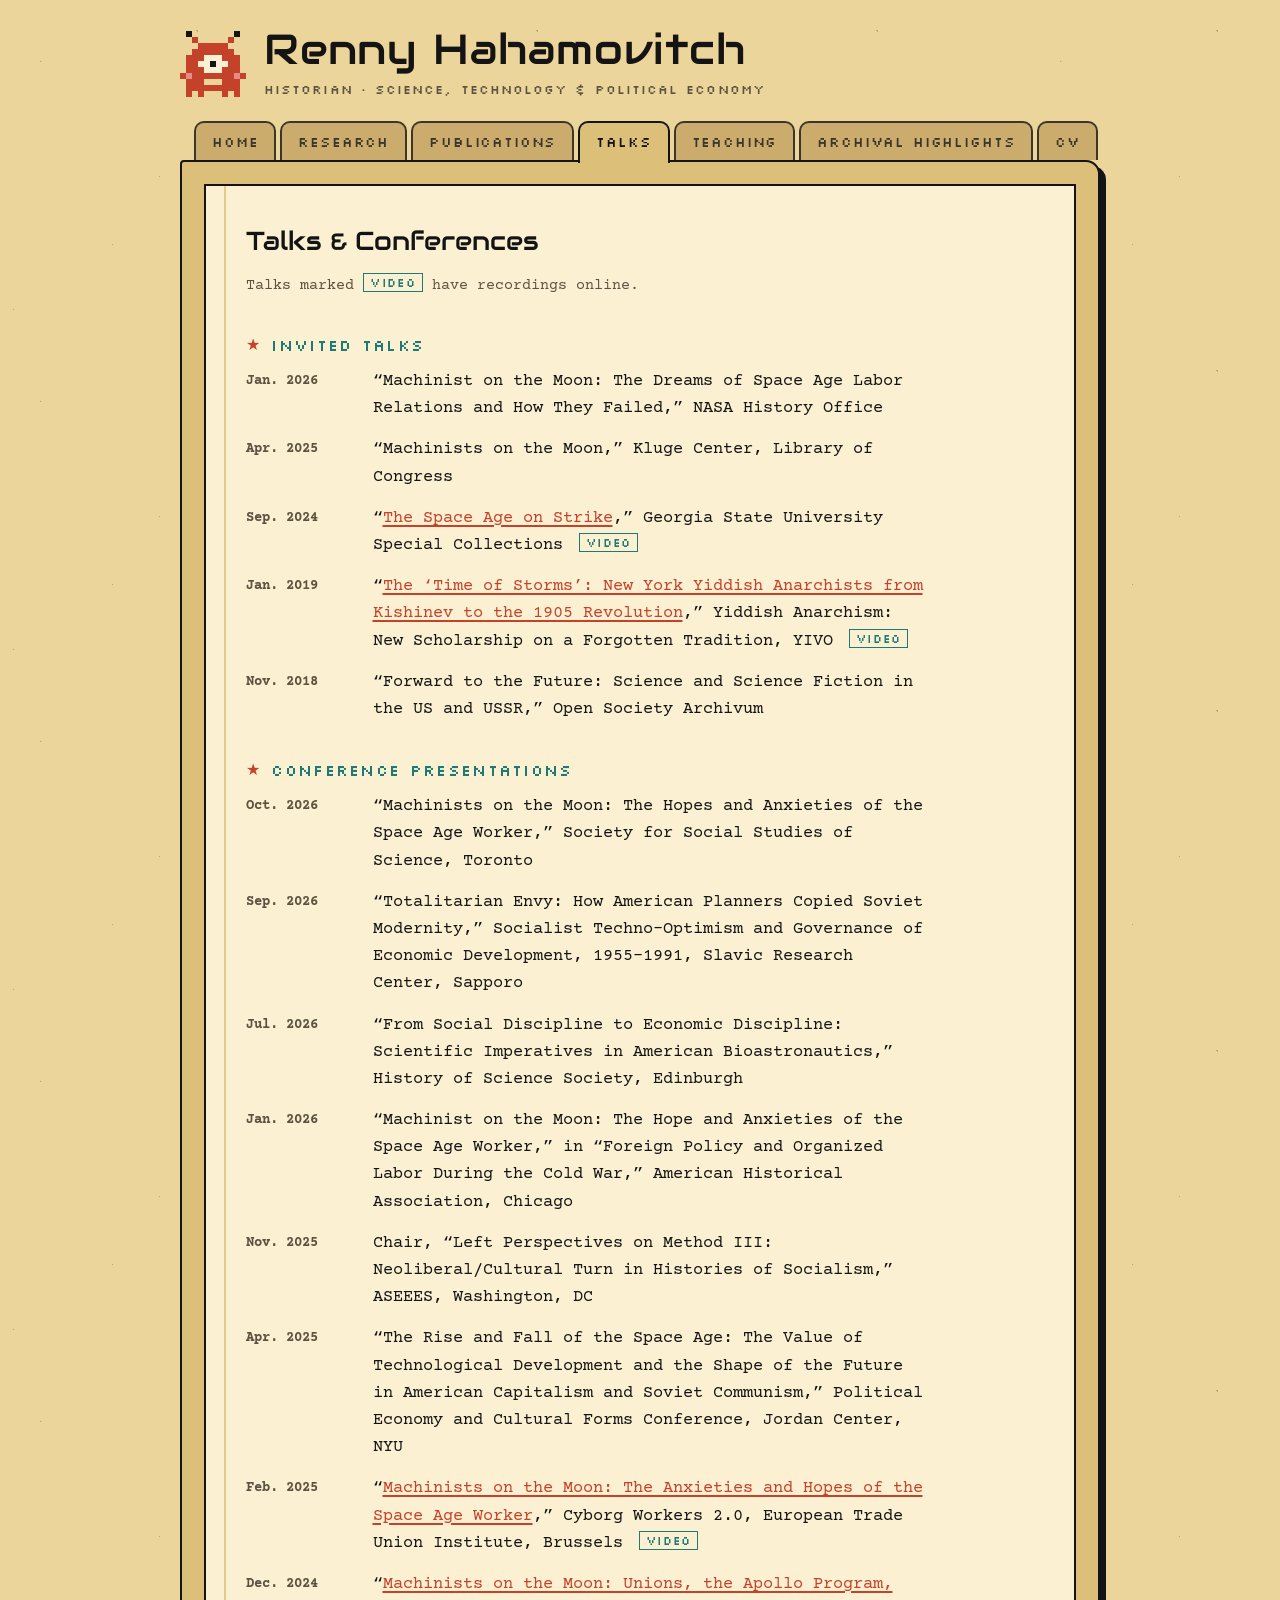
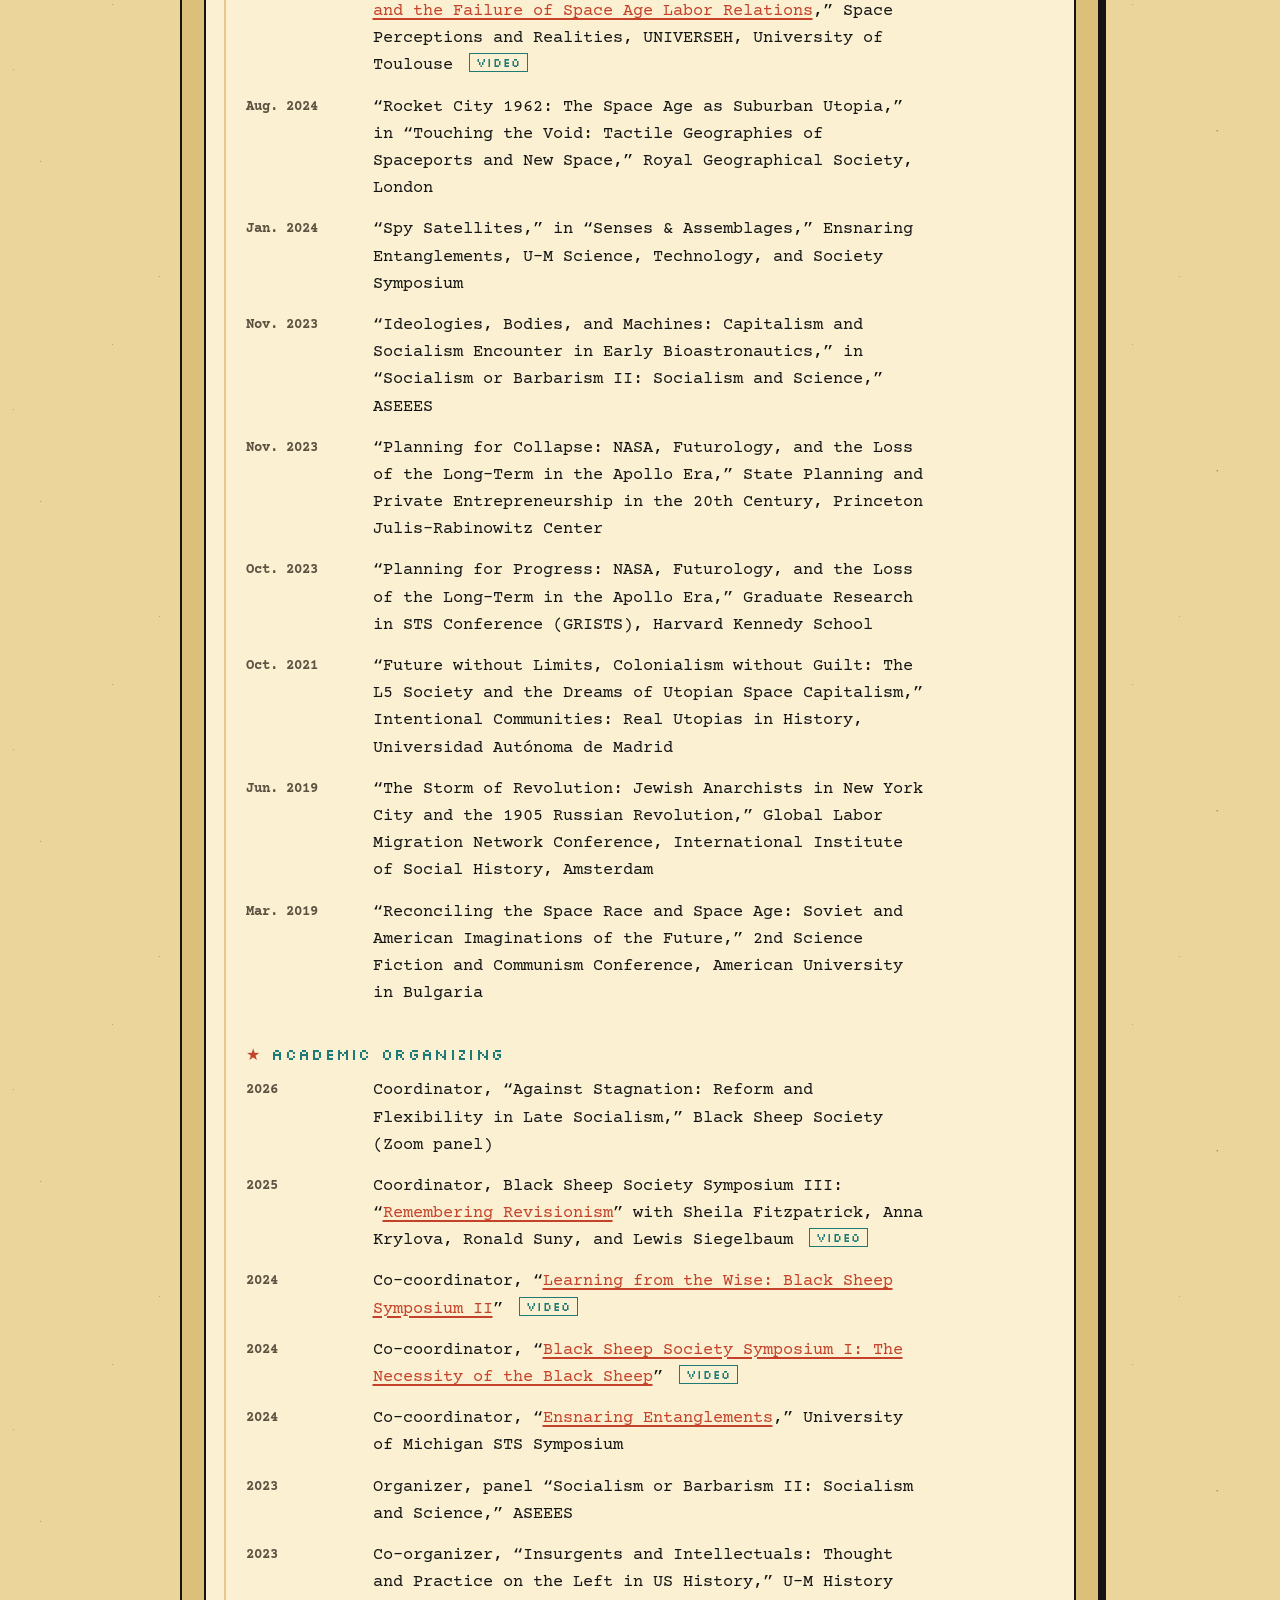
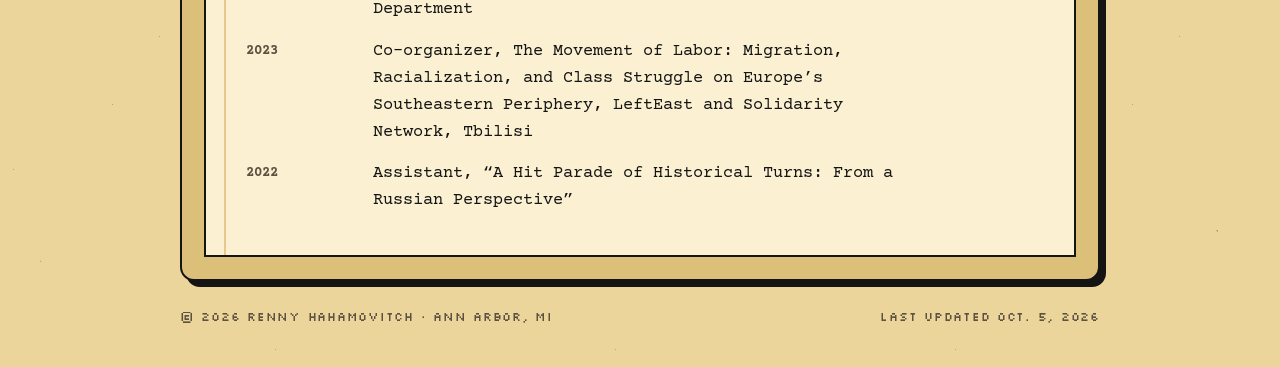
<file: talks.html>
<!doctype html>
<html lang="en">
<head>
<meta charset="utf-8">
<meta name="viewport" content="width=device-width, initial-scale=1, viewport-fit=cover">
<title>Talks | Renny Hahamovitch</title>
<meta name="description" content="Renny Hahamovitch, historian of twentieth-century American politics, science and technology, and political economy. PhD candidate, University of Michigan.">
<link rel="canonical" href="https://hahamovhahamov.github.io/talks.html">
<meta property="og:type" content="website">
<meta property="og:site_name" content="Renny Hahamovitch">
<meta property="og:title" content="Talks | Renny Hahamovitch">
<meta property="og:description" content="Renny Hahamovitch, historian of twentieth-century American politics, science and technology, and political economy. PhD candidate, University of Michigan.">
<meta property="og:url" content="https://hahamovhahamov.github.io/talks.html">
<meta property="og:image" content="https://hahamovhahamov.github.io/headshot.jpg">
<meta property="og:image:width" content="274">
<meta property="og:image:height" content="411">
<meta name="twitter:card" content="summary">
<link rel="icon" type="image/svg+xml" href="favicon.svg">
<link rel="preload" href="fonts/courier-prime-400.woff2" as="font" type="font/woff2" crossorigin>
<link rel="preload" href="fonts/silkscreen-400.woff2" as="font" type="font/woff2" crossorigin>
<link rel="stylesheet" href="style.css">
</head>
<body>
<a class="skip" href="#main">Skip to content</a>
<div class="wrap">
  <header class="masthead">
    <svg class="alien" viewBox="0 0 11 11" aria-hidden="true"><rect x="1" y="0" width="1" height="1" fill="#141414"/><rect x="9" y="0" width="1" height="1" fill="#141414"/><rect x="2" y="1" width="1" height="1" fill="#c4412a"/><rect x="8" y="1" width="1" height="1" fill="#c4412a"/><rect x="3" y="2" width="1" height="1" fill="#c4412a"/><rect x="4" y="2" width="1" height="1" fill="#c4412a"/><rect x="5" y="2" width="1" height="1" fill="#c4412a"/><rect x="6" y="2" width="1" height="1" fill="#c4412a"/><rect x="7" y="2" width="1" height="1" fill="#c4412a"/><rect x="2" y="3" width="1" height="1" fill="#c4412a"/><rect x="3" y="3" width="1" height="1" fill="#c4412a"/><rect x="4" y="3" width="1" height="1" fill="#c4412a"/><rect x="5" y="3" width="1" height="1" fill="#c4412a"/><rect x="6" y="3" width="1" height="1" fill="#c4412a"/><rect x="7" y="3" width="1" height="1" fill="#c4412a"/><rect x="8" y="3" width="1" height="1" fill="#c4412a"/><rect x="1" y="4" width="1" height="1" fill="#c4412a"/><rect x="2" y="4" width="1" height="1" fill="#c4412a"/><rect x="3" y="4" width="1" height="1" fill="#c4412a"/><rect x="4" y="4" width="1" height="1" fill="#fbf1d2"/><rect x="5" y="4" width="1" height="1" fill="#fbf1d2"/><rect x="6" y="4" width="1" height="1" fill="#fbf1d2"/><rect x="7" y="4" width="1" height="1" fill="#c4412a"/><rect x="8" y="4" width="1" height="1" fill="#c4412a"/><rect x="9" y="4" width="1" height="1" fill="#c4412a"/><rect x="1" y="5" width="1" height="1" fill="#c4412a"/><rect x="2" y="5" width="1" height="1" fill="#c4412a"/><rect x="3" y="5" width="1" height="1" fill="#fbf1d2"/><rect x="4" y="5" width="1" height="1" fill="#fbf1d2"/><rect x="5" y="5" width="1" height="1" fill="#141414"/><rect x="6" y="5" width="1" height="1" fill="#fbf1d2"/><rect x="7" y="5" width="1" height="1" fill="#fbf1d2"/><rect x="8" y="5" width="1" height="1" fill="#c4412a"/><rect x="9" y="5" width="1" height="1" fill="#c4412a"/><rect x="1" y="6" width="1" height="1" fill="#c4412a"/><rect x="2" y="6" width="1" height="1" fill="#c4412a"/><rect x="3" y="6" width="1" height="1" fill="#c4412a"/><rect x="4" y="6" width="1" height="1" fill="#fbf1d2"/><rect x="5" y="6" width="1" height="1" fill="#fbf1d2"/><rect x="6" y="6" width="1" height="1" fill="#fbf1d2"/><rect x="7" y="6" width="1" height="1" fill="#c4412a"/><rect x="8" y="6" width="1" height="1" fill="#c4412a"/><rect x="9" y="6" width="1" height="1" fill="#c4412a"/><rect x="0" y="7" width="1" height="1" fill="#c4412a"/><rect x="1" y="7" width="1" height="1" fill="#e98a8a"/><rect x="2" y="7" width="1" height="1" fill="#c4412a"/><rect x="3" y="7" width="1" height="1" fill="#c4412a"/><rect x="4" y="7" width="1" height="1" fill="#c4412a"/><rect x="5" y="7" width="1" height="1" fill="#c4412a"/><rect x="6" y="7" width="1" height="1" fill="#c4412a"/><rect x="7" y="7" width="1" height="1" fill="#c4412a"/><rect x="8" y="7" width="1" height="1" fill="#c4412a"/><rect x="9" y="7" width="1" height="1" fill="#e98a8a"/><rect x="10" y="7" width="1" height="1" fill="#c4412a"/><rect x="1" y="8" width="1" height="1" fill="#c4412a"/><rect x="2" y="8" width="1" height="1" fill="#c4412a"/><rect x="3" y="8" width="1" height="1" fill="#c4412a"/><rect x="7" y="8" width="1" height="1" fill="#c4412a"/><rect x="8" y="8" width="1" height="1" fill="#c4412a"/><rect x="9" y="8" width="1" height="1" fill="#c4412a"/><rect x="1" y="9" width="1" height="1" fill="#c4412a"/><rect x="2" y="9" width="1" height="1" fill="#c4412a"/><rect x="3" y="9" width="1" height="1" fill="#c4412a"/><rect x="4" y="9" width="1" height="1" fill="#c4412a"/><rect x="5" y="9" width="1" height="1" fill="#c4412a"/><rect x="6" y="9" width="1" height="1" fill="#c4412a"/><rect x="7" y="9" width="1" height="1" fill="#c4412a"/><rect x="8" y="9" width="1" height="1" fill="#c4412a"/><rect x="9" y="9" width="1" height="1" fill="#c4412a"/><g class="fa"><rect x="1" y="10" width="1" height="1" fill="#c4412a"/><rect x="3" y="10" width="1" height="1" fill="#c4412a"/><rect x="7" y="10" width="1" height="1" fill="#c4412a"/><rect x="9" y="10" width="1" height="1" fill="#c4412a"/></g><g class="fb"><rect x="0" y="10" width="1" height="1" fill="#c4412a"/><rect x="3" y="10" width="1" height="1" fill="#c4412a"/><rect x="7" y="10" width="1" height="1" fill="#c4412a"/><rect x="10" y="10" width="1" height="1" fill="#c4412a"/></g></svg>
    <div class="titles">
      <h1>Renny Hahamovitch</h1>
      <div class="sub">Historian &middot; Science, Technology &amp; Political Economy</div>
    </div>
  </header>
  <nav aria-label="Site">
    <ul class="tabs">
      <li><a href="index.html">Home</a></li>
      <li><a href="research.html">Research</a></li>
      <li><a href="publications.html">Publications</a></li>
      <li><a href="talks.html" aria-current="page">Talks</a></li>
      <li><a href="teaching.html">Teaching</a></li>
      <li><a href="archive.html">Archival Highlights</a></li>
      <li><a href="cv.html">CV</a></li>
    </ul>
  </nav>
  <main class="folder" id="main">
    <div class="sheet">
<h2>Talks &amp; Conferences</h2>
<p class="note">Talks marked <span class="tag" style="margin-left:0">video</span> have recordings online.</p>
<h3>Invited talks</h3>
<ul class="entries">
  <li><span class="when">Jan. 2026</span><span>&ldquo;Machinist on the Moon: The Dreams of Space Age Labor Relations and How They Failed,&rdquo; NASA History Office</span></li>
  <li><span class="when">Apr. 2025</span><span>&ldquo;Machinists on the Moon,&rdquo; Kluge Center, Library of Congress</span></li>
  <li><span class="when">Sep. 2024</span><span>&ldquo;<a href="https://www.youtube.com/watch?v=vokSNiu_W4Q">The Space Age on Strike</a>,&rdquo; Georgia State University Special Collections <span class="tag">video</span></span></li>
  <li><span class="when">Jan. 2019</span><span>&ldquo;<a href="https://www.youtube.com/watch?v=OFCCuNDhjy0">The &lsquo;Time of Storms&rsquo;: New York Yiddish Anarchists from Kishinev to the 1905 Revolution</a>,&rdquo; Yiddish Anarchism: New Scholarship on a Forgotten Tradition, YIVO <span class="tag">video</span></span></li>
  <li><span class="when">Nov. 2018</span><span>&ldquo;Forward to the Future: Science and Science Fiction in the US and USSR,&rdquo; Open Society Archivum</span></li>
</ul>
<h3>Conference presentations</h3>
<ul class="entries">
  <li><span class="when">Oct. 2026</span><span>&ldquo;Machinists on the Moon: The Hopes and Anxieties of the Space Age Worker,&rdquo; Society for Social Studies of Science, Toronto</span></li>
  <li><span class="when">Sep. 2026</span><span>&ldquo;Totalitarian Envy: How American Planners Copied Soviet Modernity,&rdquo; Socialist Techno-Optimism and Governance of Economic Development, 1955&ndash;1991, Slavic Research Center, Sapporo</span></li>
  <li><span class="when">Jul. 2026</span><span>&ldquo;From Social Discipline to Economic Discipline: Scientific Imperatives in American Bioastronautics,&rdquo; History of Science Society, Edinburgh</span></li>
  <li><span class="when">Jan. 2026</span><span>&ldquo;Machinist on the Moon: The Hope and Anxieties of the Space Age Worker,&rdquo; in &ldquo;Foreign Policy and Organized Labor During the Cold War,&rdquo; American Historical Association, Chicago</span></li>
  <li><span class="when">Nov. 2025</span><span>Chair, &ldquo;Left Perspectives on Method III: Neoliberal/Cultural Turn in Histories of Socialism,&rdquo; ASEEES, Washington, DC</span></li>
  <li><span class="when">Apr. 2025</span><span>&ldquo;The Rise and Fall of the Space Age: The Value of Technological Development and the Shape of the Future in American Capitalism and Soviet Communism,&rdquo; Political Economy and Cultural Forms Conference, Jordan Center, NYU</span></li>
  <li><span class="when">Feb. 2025</span><span>&ldquo;<a href="https://www.youtube.com/watch?v=WefRPI8PVXg">Machinists on the Moon: The Anxieties and Hopes of the Space Age Worker</a>,&rdquo; Cyborg Workers 2.0, European Trade Union Institute, Brussels <span class="tag">video</span></span></li>
  <li><span class="when">Dec. 2024</span><span>&ldquo;<a href="https://www.youtube.com/watch?v=Kkb3m4cjZgU">Machinists on the Moon: Unions, the Apollo Program, and the Failure of Space Age Labor Relations</a>,&rdquo; Space Perceptions and Realities, UNIVERSEH, University of Toulouse <span class="tag">video</span></span></li>
  <li><span class="when">Aug. 2024</span><span>&ldquo;Rocket City 1962: The Space Age as Suburban Utopia,&rdquo; in &ldquo;Touching the Void: Tactile Geographies of Spaceports and New Space,&rdquo; Royal Geographical Society, London</span></li>
  <li><span class="when">Jan. 2024</span><span>&ldquo;Spy Satellites,&rdquo; in &ldquo;Senses &amp; Assemblages,&rdquo; Ensnaring Entanglements, U-M Science, Technology, and Society Symposium</span></li>
  <li><span class="when">Nov. 2023</span><span>&ldquo;Ideologies, Bodies, and Machines: Capitalism and Socialism Encounter in Early Bioastronautics,&rdquo; in &ldquo;Socialism or Barbarism II: Socialism and Science,&rdquo; ASEEES</span></li>
  <li><span class="when">Nov. 2023</span><span>&ldquo;Planning for Collapse: NASA, Futurology, and the Loss of the Long-Term in the Apollo Era,&rdquo; State Planning and Private Entrepreneurship in the 20th Century, Princeton Julis-Rabinowitz Center</span></li>
  <li><span class="when">Oct. 2023</span><span>&ldquo;Planning for Progress: NASA, Futurology, and the Loss of the Long-Term in the Apollo Era,&rdquo; Graduate Research in STS Conference (GRISTS), Harvard Kennedy School</span></li>
  <li><span class="when">Oct. 2021</span><span>&ldquo;Future without Limits, Colonialism without Guilt: The L5 Society and the Dreams of Utopian Space Capitalism,&rdquo; Intentional Communities: Real Utopias in History, Universidad Aut&oacute;noma de Madrid</span></li>
  <li><span class="when">Jun. 2019</span><span>&ldquo;The Storm of Revolution: Jewish Anarchists in New York City and the 1905 Russian Revolution,&rdquo; Global Labor Migration Network Conference, International Institute of Social History, Amsterdam</span></li>
  <li><span class="when">Mar. 2019</span><span>&ldquo;Reconciling the Space Race and Space Age: Soviet and American Imaginations of the Future,&rdquo; 2nd Science Fiction and Communism Conference, American University in Bulgaria</span></li>
</ul>
<h3>Academic organizing</h3>
<ul class="entries">
  <li><span class="when">2026</span><span>Coordinator, &ldquo;Against Stagnation: Reform and Flexibility in Late Socialism,&rdquo; Black Sheep Society (Zoom panel)</span></li>
  <li><span class="when">2025</span><span>Coordinator, Black Sheep Society Symposium III: &ldquo;<a href="https://www.youtube.com/watch?v=L9pLh1T5RbI">Remembering Revisionism</a>&rdquo; with Sheila Fitzpatrick, Anna Krylova, Ronald Suny, and Lewis Siegelbaum <span class="tag">video</span></span></li>
  <li><span class="when">2024</span><span>Co-coordinator, &ldquo;<a href="https://www.youtube.com/watch?v=oxnN9XfP40U">Learning from the Wise: Black Sheep Symposium II</a>&rdquo; <span class="tag">video</span></span></li>
  <li><span class="when">2024</span><span>Co-coordinator, &ldquo;<a href="https://www.youtube.com/watch?v=zT_qBwyvfHs">Black Sheep Society Symposium I: The Necessity of the Black Sheep</a>&rdquo; <span class="tag">video</span></span></li>
  <li><span class="when">2024</span><span>Co-coordinator, &ldquo;<a href="https://lsa.umich.edu/sts/ensnaring-engagements.html">Ensnaring Entanglements</a>,&rdquo; University of Michigan STS Symposium</span></li>
  <li><span class="when">2023</span><span>Organizer, panel &ldquo;Socialism or Barbarism II: Socialism and Science,&rdquo; ASEEES</span></li>
  <li><span class="when">2023</span><span>Co-organizer, &ldquo;Insurgents and Intellectuals: Thought and Practice on the Left in US History,&rdquo; U-M History Department</span></li>
  <li><span class="when">2023</span><span>Co-organizer, The Movement of Labor: Migration, Racialization, and Class Struggle on Europe&rsquo;s Southeastern Periphery, LeftEast and Solidarity Network, Tbilisi</span></li>
  <li><span class="when">2022</span><span>Assistant, &ldquo;A Hit Parade of Historical Turns: From a Russian Perspective&rdquo;</span></li>
</ul>
    </div>
  </main>
  <footer>
    <span>&copy; 2026 Renny Hahamovitch &middot; Ann Arbor, MI</span>
    <span>Last updated Oct. 5, 2026</span>
  </footer>
</div>
</body>
</html>
</file>
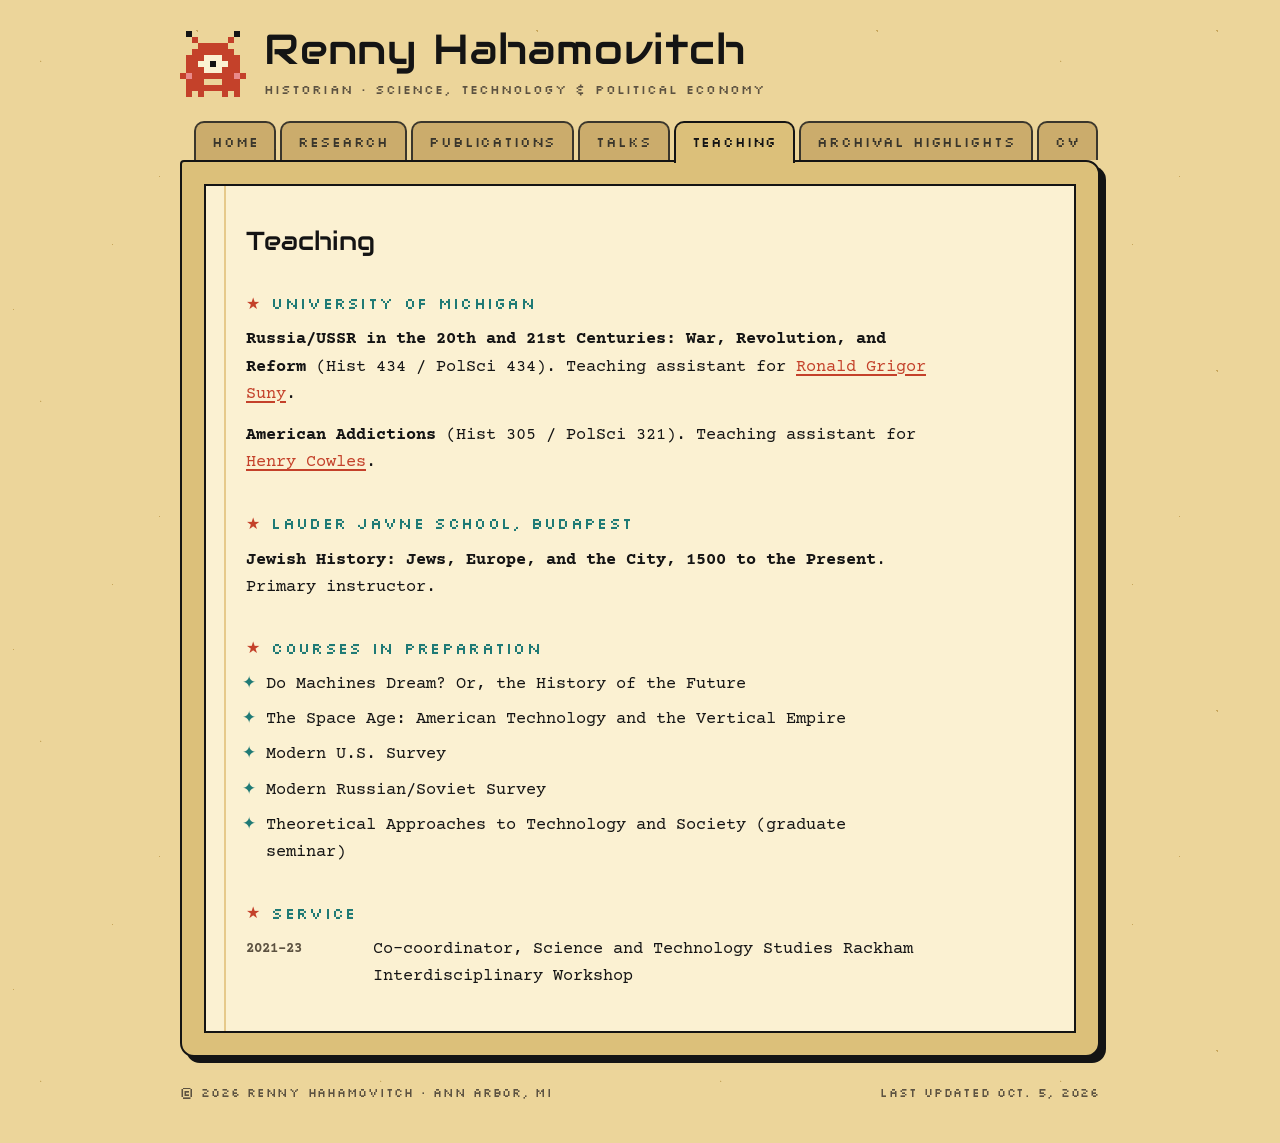
<file: teaching.html>
<!doctype html>
<html lang="en">
<head>
<meta charset="utf-8">
<meta name="viewport" content="width=device-width, initial-scale=1, viewport-fit=cover">
<title>Teaching | Renny Hahamovitch</title>
<meta name="description" content="Renny Hahamovitch, historian of twentieth-century American politics, science and technology, and political economy. PhD candidate, University of Michigan.">
<link rel="canonical" href="https://hahamovhahamov.github.io/teaching.html">
<meta property="og:type" content="website">
<meta property="og:site_name" content="Renny Hahamovitch">
<meta property="og:title" content="Teaching | Renny Hahamovitch">
<meta property="og:description" content="Renny Hahamovitch, historian of twentieth-century American politics, science and technology, and political economy. PhD candidate, University of Michigan.">
<meta property="og:url" content="https://hahamovhahamov.github.io/teaching.html">
<meta property="og:image" content="https://hahamovhahamov.github.io/headshot.jpg">
<meta property="og:image:width" content="274">
<meta property="og:image:height" content="411">
<meta name="twitter:card" content="summary">
<link rel="icon" type="image/svg+xml" href="favicon.svg">
<link rel="preload" href="fonts/courier-prime-400.woff2" as="font" type="font/woff2" crossorigin>
<link rel="preload" href="fonts/silkscreen-400.woff2" as="font" type="font/woff2" crossorigin>
<link rel="stylesheet" href="style.css">
</head>
<body>
<a class="skip" href="#main">Skip to content</a>
<div class="wrap">
  <header class="masthead">
    <svg class="alien" viewBox="0 0 11 11" aria-hidden="true"><rect x="1" y="0" width="1" height="1" fill="#141414"/><rect x="9" y="0" width="1" height="1" fill="#141414"/><rect x="2" y="1" width="1" height="1" fill="#c4412a"/><rect x="8" y="1" width="1" height="1" fill="#c4412a"/><rect x="3" y="2" width="1" height="1" fill="#c4412a"/><rect x="4" y="2" width="1" height="1" fill="#c4412a"/><rect x="5" y="2" width="1" height="1" fill="#c4412a"/><rect x="6" y="2" width="1" height="1" fill="#c4412a"/><rect x="7" y="2" width="1" height="1" fill="#c4412a"/><rect x="2" y="3" width="1" height="1" fill="#c4412a"/><rect x="3" y="3" width="1" height="1" fill="#c4412a"/><rect x="4" y="3" width="1" height="1" fill="#c4412a"/><rect x="5" y="3" width="1" height="1" fill="#c4412a"/><rect x="6" y="3" width="1" height="1" fill="#c4412a"/><rect x="7" y="3" width="1" height="1" fill="#c4412a"/><rect x="8" y="3" width="1" height="1" fill="#c4412a"/><rect x="1" y="4" width="1" height="1" fill="#c4412a"/><rect x="2" y="4" width="1" height="1" fill="#c4412a"/><rect x="3" y="4" width="1" height="1" fill="#c4412a"/><rect x="4" y="4" width="1" height="1" fill="#fbf1d2"/><rect x="5" y="4" width="1" height="1" fill="#fbf1d2"/><rect x="6" y="4" width="1" height="1" fill="#fbf1d2"/><rect x="7" y="4" width="1" height="1" fill="#c4412a"/><rect x="8" y="4" width="1" height="1" fill="#c4412a"/><rect x="9" y="4" width="1" height="1" fill="#c4412a"/><rect x="1" y="5" width="1" height="1" fill="#c4412a"/><rect x="2" y="5" width="1" height="1" fill="#c4412a"/><rect x="3" y="5" width="1" height="1" fill="#fbf1d2"/><rect x="4" y="5" width="1" height="1" fill="#fbf1d2"/><rect x="5" y="5" width="1" height="1" fill="#141414"/><rect x="6" y="5" width="1" height="1" fill="#fbf1d2"/><rect x="7" y="5" width="1" height="1" fill="#fbf1d2"/><rect x="8" y="5" width="1" height="1" fill="#c4412a"/><rect x="9" y="5" width="1" height="1" fill="#c4412a"/><rect x="1" y="6" width="1" height="1" fill="#c4412a"/><rect x="2" y="6" width="1" height="1" fill="#c4412a"/><rect x="3" y="6" width="1" height="1" fill="#c4412a"/><rect x="4" y="6" width="1" height="1" fill="#fbf1d2"/><rect x="5" y="6" width="1" height="1" fill="#fbf1d2"/><rect x="6" y="6" width="1" height="1" fill="#fbf1d2"/><rect x="7" y="6" width="1" height="1" fill="#c4412a"/><rect x="8" y="6" width="1" height="1" fill="#c4412a"/><rect x="9" y="6" width="1" height="1" fill="#c4412a"/><rect x="0" y="7" width="1" height="1" fill="#c4412a"/><rect x="1" y="7" width="1" height="1" fill="#e98a8a"/><rect x="2" y="7" width="1" height="1" fill="#c4412a"/><rect x="3" y="7" width="1" height="1" fill="#c4412a"/><rect x="4" y="7" width="1" height="1" fill="#c4412a"/><rect x="5" y="7" width="1" height="1" fill="#c4412a"/><rect x="6" y="7" width="1" height="1" fill="#c4412a"/><rect x="7" y="7" width="1" height="1" fill="#c4412a"/><rect x="8" y="7" width="1" height="1" fill="#c4412a"/><rect x="9" y="7" width="1" height="1" fill="#e98a8a"/><rect x="10" y="7" width="1" height="1" fill="#c4412a"/><rect x="1" y="8" width="1" height="1" fill="#c4412a"/><rect x="2" y="8" width="1" height="1" fill="#c4412a"/><rect x="3" y="8" width="1" height="1" fill="#c4412a"/><rect x="7" y="8" width="1" height="1" fill="#c4412a"/><rect x="8" y="8" width="1" height="1" fill="#c4412a"/><rect x="9" y="8" width="1" height="1" fill="#c4412a"/><rect x="1" y="9" width="1" height="1" fill="#c4412a"/><rect x="2" y="9" width="1" height="1" fill="#c4412a"/><rect x="3" y="9" width="1" height="1" fill="#c4412a"/><rect x="4" y="9" width="1" height="1" fill="#c4412a"/><rect x="5" y="9" width="1" height="1" fill="#c4412a"/><rect x="6" y="9" width="1" height="1" fill="#c4412a"/><rect x="7" y="9" width="1" height="1" fill="#c4412a"/><rect x="8" y="9" width="1" height="1" fill="#c4412a"/><rect x="9" y="9" width="1" height="1" fill="#c4412a"/><g class="fa"><rect x="1" y="10" width="1" height="1" fill="#c4412a"/><rect x="3" y="10" width="1" height="1" fill="#c4412a"/><rect x="7" y="10" width="1" height="1" fill="#c4412a"/><rect x="9" y="10" width="1" height="1" fill="#c4412a"/></g><g class="fb"><rect x="0" y="10" width="1" height="1" fill="#c4412a"/><rect x="3" y="10" width="1" height="1" fill="#c4412a"/><rect x="7" y="10" width="1" height="1" fill="#c4412a"/><rect x="10" y="10" width="1" height="1" fill="#c4412a"/></g></svg>
    <div class="titles">
      <h1>Renny Hahamovitch</h1>
      <div class="sub">Historian &middot; Science, Technology &amp; Political Economy</div>
    </div>
  </header>
  <nav aria-label="Site">
    <ul class="tabs">
      <li><a href="index.html">Home</a></li>
      <li><a href="research.html">Research</a></li>
      <li><a href="publications.html">Publications</a></li>
      <li><a href="talks.html">Talks</a></li>
      <li><a href="teaching.html" aria-current="page">Teaching</a></li>
      <li><a href="archive.html">Archival Highlights</a></li>
      <li><a href="cv.html">CV</a></li>
    </ul>
  </nav>
  <main class="folder" id="main">
    <div class="sheet">
<h2>Teaching</h2>
<h3>University of Michigan</h3>
<ul class="entries nodate">
  <li><span><strong>Russia/USSR in the 20th and 21st Centuries: War, Revolution, and Reform</strong> (Hist 434 / PolSci 434). Teaching assistant for <a href="https://lsa.umich.edu/history/people/emeritus/rgsuny.html">Ronald Grigor Suny</a>.</span></li>
  <li><span><strong>American Addictions</strong> (Hist 305 / PolSci 321). Teaching assistant for <a href="https://lsa.umich.edu/history/people/faculty/cowles.html">Henry Cowles</a>.</span></li>
</ul>
<h3>Lauder Javne School, Budapest</h3>
<ul class="entries nodate">
  <li><span><strong>Jewish History: Jews, Europe, and the City, 1500 to the Present</strong>. Primary instructor.</span></li>
</ul>
<h3>Courses in preparation</h3>
<ul class="bullets">
  <li>Do Machines Dream? Or, the History of the Future</li>
  <li>The Space Age: American Technology and the Vertical Empire</li>
  <li>Modern U.S. Survey</li>
  <li>Modern Russian/Soviet Survey</li>
  <li>Theoretical Approaches to Technology and Society (graduate seminar)</li>
</ul>
<h3>Service</h3>
<ul class="entries">
  <li><span class="when">2021&ndash;23</span><span>Co-coordinator, Science and Technology Studies Rackham Interdisciplinary Workshop</span></li>
</ul>
    </div>
  </main>
  <footer>
    <span>&copy; 2026 Renny Hahamovitch &middot; Ann Arbor, MI</span>
    <span>Last updated Oct. 5, 2026</span>
  </footer>
</div>
</body>
</html>
</file>
<file: style.css>
/* Self-hosted fonts (SIL Open Font License; see fonts/LICENSE-*.txt) */
@font-face { font-family: "Audiowide"; src: url("fonts/audiowide-400.woff2") format("woff2"); font-weight: 400; font-style: normal; font-display: swap; }
@font-face { font-family: "Courier Prime"; src: url("fonts/courier-prime-400.woff2") format("woff2"); font-weight: 400; font-style: normal; font-display: swap; }
@font-face { font-family: "Courier Prime"; src: url("fonts/courier-prime-400-italic.woff2") format("woff2"); font-weight: 400; font-style: italic; font-display: swap; }
@font-face { font-family: "Courier Prime"; src: url("fonts/courier-prime-700.woff2") format("woff2"); font-weight: 700; font-style: normal; font-display: swap; }
@font-face { font-family: "Courier Prime"; src: url("fonts/courier-prime-700-italic.woff2") format("woff2"); font-weight: 700; font-style: italic; font-display: swap; }
@font-face { font-family: "Silkscreen"; src: url("fonts/silkscreen-400.woff2") format("woff2"); font-weight: 400; font-style: normal; font-display: swap; }

/* Layout: a manila file folder on a starry desk. Folder tabs are the site nav;
   each page is a typed sheet clipped inside the folder. */
:root {
  --desk: #ecd59a;          /* manila page */
  --star: #c7a65c;          /* faint tan specks */
  --manila: #dcc07a;        /* folder stock, a shade deeper */
  --manila-edge: #c4a462;
  --paper: #fbf1d2;         /* typed sheet */
  --ink: #141414;           /* black typewriter ink */
  --muted: #5c5241;
  --rocket: #c4412a;        /* accent: rocket-fin red */
  --orbit: #1f7a75;         /* secondary: teal */
  --rule: #e6c98a;

  --display: "Audiowide", "Trebuchet MS", sans-serif;
  --body: "Courier Prime", "Courier New", Courier, monospace;
  --pixel: "Silkscreen", "Courier New", monospace;
  color-scheme: light;
}

* { box-sizing: border-box; }
html { background: var(--desk); }
body {
  margin: 0;
  min-height: 100vh;
  background-color: var(--desk);
  background-image:
    radial-gradient(1.5px 1.5px at 12% 18%, var(--star) 50%, transparent 51%),
    radial-gradient(1px 1px at 33% 72%, var(--star) 50%, transparent 51%),
    radial-gradient(2px 2px at 58% 9%, var(--star) 50%, transparent 51%),
    radial-gradient(1px 1px at 81% 44%, var(--star) 50%, transparent 51%),
    radial-gradient(1.5px 1.5px at 92% 86%, var(--star) 50%, transparent 51%),
    radial-gradient(1px 1px at 4% 91%, var(--star) 50%, transparent 51%),
    radial-gradient(1px 1px at 47% 52%, var(--star) 50%, transparent 51%);
  background-size: 340px 340px;
  color: var(--ink);
  font-family: var(--body);
  font-size: 17px;
  line-height: 1.6;
  padding: 28px 16px 40px;
}

.wrap { max-width: 920px; margin: 0 auto; }
.skip { position: absolute; left: -999px; top: 8px; background: var(--ink); color: var(--paper); padding: 8px 14px; font-family: var(--pixel); font-size: .85rem; z-index: 10; }
.skip:focus { left: 16px; }

/* ---------- Masthead ---------- */
.masthead {
  display: flex; align-items: center; gap: 18px;
  color: var(--ink);
  margin-bottom: 22px;
  flex-wrap: wrap;
}
.alien { width: 66px; height: auto; flex: none; shape-rendering: crispEdges; }
.alien .fb { visibility: hidden; }
.alien .fa { animation: blinkA 1.2s steps(1) infinite; }
.alien .fb { animation: blinkB 1.2s steps(1) infinite; }
@keyframes blinkA { 0%,49% { visibility: visible; } 50%,100% { visibility: hidden; } }
@keyframes blinkB { 0%,49% { visibility: hidden; } 50%,100% { visibility: visible; } }
@media (prefers-reduced-motion: reduce) { .alien .fa, .alien .fb { animation: none; } .alien .fa { visibility: visible; } }
.masthead h1 {
  font-family: var(--display);
  font-weight: 400;
  font-size: clamp(1.7rem, 5vw, 2.6rem);
  line-height: 1.05;
  margin: 0;
  letter-spacing: .02em;
  text-wrap: balance;
}
.masthead .sub {
  font-family: var(--pixel);
  font-size: .84rem;
  letter-spacing: .08em;
  text-transform: uppercase;
  color: var(--muted);
  margin-top: 6px;
}
.masthead .titles { min-width: 0; }

/* ---------- Folder tabs (nav) ---------- */
.tabs {
  display: flex; flex-wrap: wrap; gap: 4px;
  list-style: none; margin: 0; padding: 0 0 0 14px;
  position: relative; z-index: 1;
}
.tabs a {
  display: block;
  font-family: var(--pixel);
  font-size: .88rem;
  letter-spacing: .06em;
  text-transform: uppercase;
  text-decoration: none;
  color: var(--ink);
  background: var(--manila-edge);
  padding: 8px 16px 6px;
  border-radius: 10px 10px 0 0;
  border: 2px solid var(--ink);
  border-bottom: none;
  opacity: .82;
  transition: transform .15s, opacity .15s;
}
.tabs a:hover { opacity: 1; transform: translateY(-2px); }
.tabs a[aria-current="page"] {
  background: var(--manila);
  opacity: 1;
  padding-bottom: 9px;
  margin-bottom: -3px;
}
.tabs a:focus-visible, a:focus-visible, button:focus-visible {
  outline: 3px dashed var(--rocket); outline-offset: 2px;
}

/* ---------- Folder + sheet ---------- */
.folder {
  background: var(--manila);
  border: 2px solid var(--ink);
  border-radius: 4px 14px 14px 14px;
  padding: 22px;
  box-shadow: 6px 6px 0 var(--ink);
  position: relative;
}
.file-label {
  font-family: var(--pixel);
  font-size: .72rem;
  letter-spacing: .1em;
  text-transform: uppercase;
  color: var(--ink);
  display: flex; justify-content: space-between; flex-wrap: wrap; gap: 6px 16px;
  margin-bottom: 14px;
}
.sheet {
  background: var(--paper);
  border: 2px solid var(--ink);
  padding: clamp(20px, 4vw, 40px);
  min-width: 0;
  background-image: linear-gradient(90deg, transparent 18px, var(--rule) 18px 20px, transparent 20px);
}
.sheet > * { max-width: 68ch; }

h2 {
  font-family: var(--display);
  font-weight: 400;
  font-size: 1.6rem;
  line-height: 1.2;
  margin: 0 0 18px;
  text-wrap: balance;
}
h3 {
  font-family: var(--pixel);
  font-weight: 400;
  font-size: 1.02rem;
  text-transform: uppercase;
  letter-spacing: .08em;
  color: var(--orbit);
  margin: 34px 0 10px;
  display: flex; align-items: center; gap: 10px;
}
h3::before { content: "\2605"; color: var(--rocket); font-size: 1rem; }
p { margin: 0 0 16px; }
a { color: var(--rocket); text-underline-offset: 3px; text-decoration-thickness: 1.5px; }
a:hover { text-decoration-style: wavy; }
em { font-style: italic; }

/* ---------- Home ---------- */
.intro { display: grid; grid-template-columns: 200px 1fr; gap: 30px; align-items: start; }
.intro > * { min-width: 0; }
.polaroid {
  margin: 0;
  background: #fffdf5;
  border: 2px solid var(--ink);
  padding: 10px 10px 34px;
  transform: rotate(-2.5deg);
  box-shadow: 4px 4px 0 var(--manila-edge);
  position: sticky;
  top: 16px;
  max-width: 100%;
}
.polaroid img { display: block; width: 100%; height: auto; border: 1px solid #26264a; }
.polaroid .tape {
  position: absolute; top: -12px; left: 50%; width: 70px; height: 22px;
  transform: translateX(-50%) rotate(3deg);
  background: rgba(196,164,98,.75);
  border: 1px dashed rgba(20,20,20,.35);
}
.polaroid figcaption {
  position: absolute; bottom: 8px; left: 0; right: 0; text-align: center;
  font-family: var(--pixel); font-size: .76rem; letter-spacing: .06em; color: #26264a;
}
.lede { font-size: 1.12rem; }

.contact {
  border: 2px dashed var(--ink);
  padding: 14px 18px;
  margin-top: 8px;
  display: grid; gap: 4px;
}
.contact .k {
  font-family: var(--pixel); font-size: .82rem; letter-spacing: .08em;
  text-transform: uppercase; color: var(--muted);
}
.contact a { word-break: break-all; }

.buttons { display: flex; flex-wrap: wrap; gap: 10px; margin-top: 18px; }
.btn {
  font-family: var(--pixel);
  font-size: .86rem;
  letter-spacing: .06em;
  text-transform: uppercase;
  text-decoration: none;
  color: var(--ink);
  background: var(--manila);
  border: 2px solid var(--ink);
  padding: 8px 14px;
  box-shadow: 3px 3px 0 var(--ink);
  display: inline-flex; align-items: center; gap: 8px;
}
.btn:hover { transform: translate(1px, 1px); box-shadow: 2px 2px 0 var(--ink); text-decoration: none; }
.btn:active { transform: translate(3px, 3px); box-shadow: none; }
.btn.primary { background: var(--rocket); color: #fff8e6; }

/* ---------- Lists of entries ---------- */
.entries { list-style: none; margin: 0; padding: 0; display: grid; gap: 14px; }
.entries li { display: grid; grid-template-columns: 6.5em 1fr; gap: 16px; }
.entries li > * { min-width: 0; }
.entries .when {
  font-family: var(--body); font-weight: 700; font-size: .9rem; letter-spacing: 0;
  color: var(--muted); padding-top: 2px; font-variant-numeric: tabular-nums;
}
.entries.nodate li { grid-template-columns: 1fr; }
.bullets { margin: 0; padding-left: 1.2em; }
.bullets li { margin-bottom: 8px; }
.bullets li::marker { content: "\2726  "; color: var(--orbit); }
.note { color: var(--muted); font-size: .92rem; }
.tag {
  font-family: var(--pixel); font-size: .74rem; letter-spacing: .06em;
  text-transform: uppercase; border: 1.5px solid var(--orbit); color: var(--orbit);
  padding: 1px 6px; margin-left: 6px; white-space: nowrap; vertical-align: 2px;
}

.mission {
  border: 2px solid var(--ink);
  background: var(--manila);
  padding: 18px 20px;
  margin-bottom: 8px;
}
.mission .k {
  font-family: var(--pixel); font-size: .82rem; letter-spacing: .08em;
  text-transform: uppercase; color: var(--rocket); display: block; margin-bottom: 4px;
}
.mission .title { font-family: var(--display); font-size: 1.15rem; line-height: 1.35; }

/* ---------- Footer ---------- */
footer {
  margin-top: 26px;
  display: flex; flex-wrap: wrap; gap: 10px 14px; align-items: center; justify-content: space-between;
  color: var(--muted);
  font-family: var(--pixel); font-size: .78rem; letter-spacing: .06em; text-transform: uppercase;
}
/* Seven tabs no longer fit on one row below this width, so they wrap as separate cards. */
@media (max-width: 940px) {
  .tabs { flex-wrap: wrap; gap: 6px; padding: 0; margin-bottom: 12px; }
  .tabs a { border: 2px solid var(--ink); border-radius: 8px; padding: 8px 12px; font-size: .78rem; opacity: 1; }
  .tabs a[aria-current="page"] { background: var(--paper); padding-bottom: 8px; margin-bottom: 0; box-shadow: 3px 3px 0 var(--ink); }
}
@media (max-width: 640px) {
  body { font-size: 16px; padding-block: 16px 28px; }
  .masthead { flex-wrap: nowrap; gap: 12px; margin-bottom: 16px; }
  .alien { width: 46px; }
  .masthead h1 { font-size: clamp(1.35rem, 7.2vw, 1.8rem); }
  .masthead .sub { font-size: .7rem; letter-spacing: .05em; line-height: 1.35; }
  .tabs a { font-family: var(--body); font-weight: 700; font-size: .78rem; letter-spacing: 0; padding: 8px 10px; }
  .folder { padding: 10px; box-shadow: 4px 4px 0 var(--ink); border-radius: 4px 10px 10px 10px; }
  .sheet { padding: 18px 16px 22px; background-image: none; }
  h2 { font-size: 1.35rem; margin-bottom: 14px; }
  h3 { font-size: .95rem; margin-top: 28px; }
  .intro { display: block; }
  .polaroid { position: relative; top: auto; float: left; width: 112px; margin: 6px 20px 8px 4px; padding: 6px 6px 24px; transform: rotate(-2deg); }
  .polaroid .tape { width: 52px; height: 17px; top: -9px; }
  .polaroid figcaption { font-size: .62rem; bottom: 6px; }
  .lede { font-size: 1rem; }
  .contact { clear: both; }
  .buttons { flex-direction: column; align-items: stretch; }
  .btn { justify-content: center; }
  .entries li { grid-template-columns: 1fr; gap: 0; }
  .entries .when { padding-top: 0; }
  .mission { padding: 14px 14px; }
  .mission .title { font-size: 1rem; }
  footer { flex-direction: column; align-items: flex-start; }
}

/* ---------- Archival Highlights ---------- */
.sheet > .gallery { max-width: none; columns: 2; column-gap: 32px; margin-top: 8px; }
.print { margin: 0 0 32px; break-inside: avoid; }
.print .mount {
  display: block;
  background: #fffdf5;
  border: 2px solid var(--ink);
  padding: 8px;
  box-shadow: 4px 4px 0 var(--manila-edge);
}
.print img { display: block; width: 100%; height: auto; border: 1px solid var(--ink); }
.print .mount:hover { box-shadow: 6px 6px 0 var(--rocket); }
.print figcaption { display: grid; gap: 4px; margin-top: 14px; font-size: .9rem; line-height: 1.5; }
.print .kind {
  font-family: var(--pixel); font-size: .74rem; letter-spacing: .08em; text-transform: uppercase; color: var(--rocket);
}
.print .ptitle { font-size: 1rem; line-height: 1.35; }
.print .credit { color: var(--muted); }
@media (max-width: 640px) {
  .sheet > .gallery { columns: 1; }
}

/* Bio paragraphs on the Home page */
.bio { margin-top: 34px; }
.bio .ps { border-top: 2px dashed var(--ink); padding-top: 16px; margin-top: 24px; }
</file>
